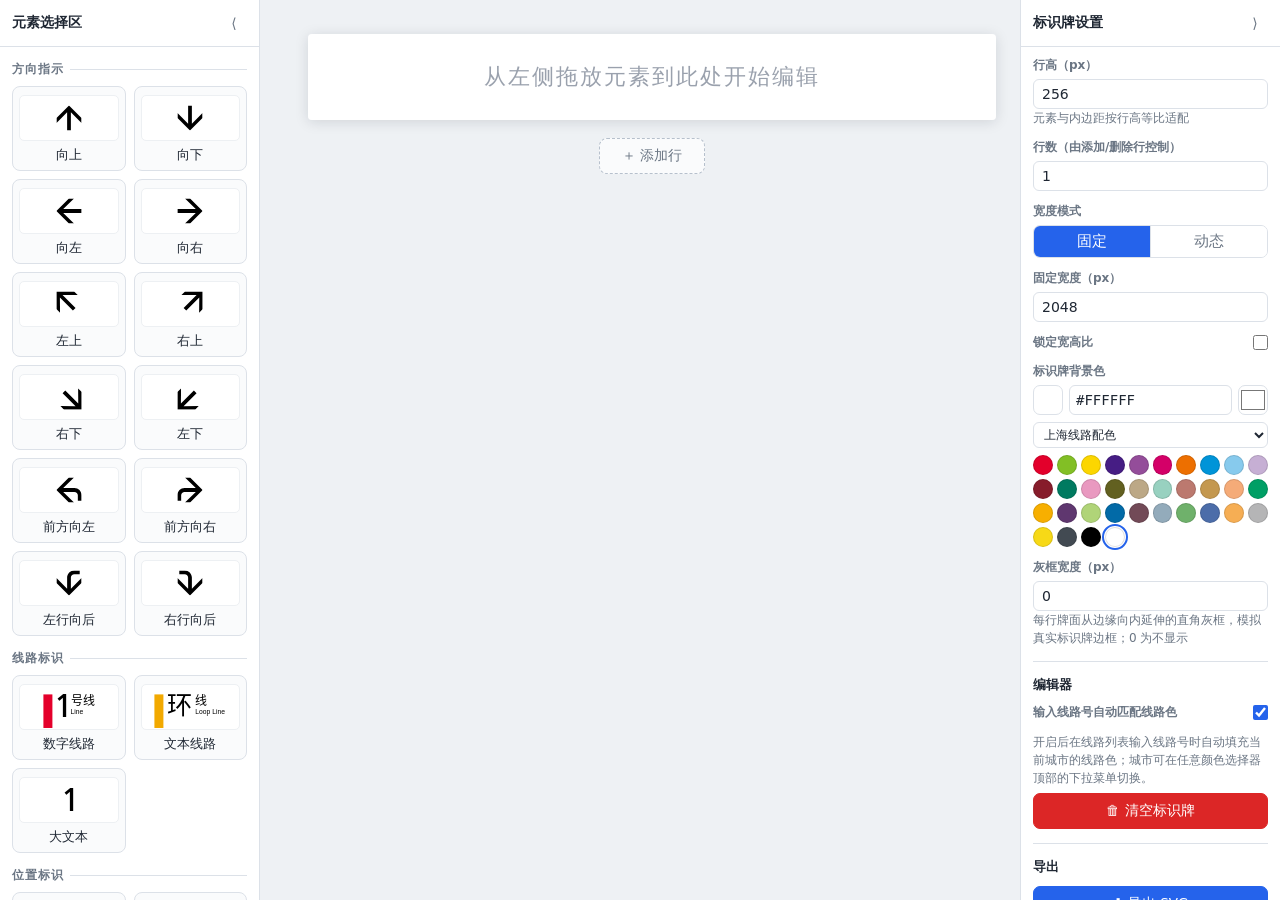
<file: index.html>
<!DOCTYPE html>
<html lang="zh-CN">
<head>
  <meta charset="UTF-8">
  <meta name="viewport" content="width=device-width, initial-scale=1.0">
  <title>导向标识生成器</title>
  <link rel="stylesheet" href="style.css">
</head>
<body>

  <!-- 字体加载指示 -->
  <div id="loading-overlay" hidden>
    <div class="loading-spinner"></div>
    <div id="loading-text">正在加载字体…</div>
  </div>

  <div id="app">

    <!-- ══ 左栏：元素选择区 ══ -->
    <aside id="left-panel" class="side-panel">
      <div class="panel-header">
        <span class="panel-title">元素选择区</span>
        <button class="icon-btn collapse-btn" id="left-collapse" title="收起元素选择区">⟨</button>
      </div>
      <div class="panel-body" id="palette">
        <!-- panel.js 填充：分类元素卡片 + 预设 -->
      </div>
    </aside>
    <button id="left-expander" class="expander" title="展开元素选择区" hidden>⟩</button>

    <!-- ══ 中栏：SVG 编辑区 ══ -->
    <main id="center-panel">
      <div id="canvas-scroll">
        <div id="canvas-area">
          <div id="canvas-wrap">
            <svg id="sign-svg" xmlns="http://www.w3.org/2000/svg"></svg>
            <div id="sign-overlay">
              <!-- interact.js 填充：行手柄/行按钮/拖放指示器 -->
            </div>
            <div id="empty-hint" hidden>从左侧拖放元素到此处开始编辑</div>
          </div>
          <!-- 移动端行管理条：interact.js 填充（行控件外置，不与牌面元素叠加） -->
          <div id="row-strip"></div>
          <button id="add-row-btn" title="在底部添加新行">＋ 添加行</button>
        </div>
      </div>
      <!-- 画布缩放徽标：仅移动布局显示，interact.js 更新倍率并接线复位 -->
      <button id="zoom-badge" title="当前缩放，点按复位">100%</button>
    </main>

    <!-- ══ 右栏：属性 / 导出 ══ -->
    <button id="right-expander" class="expander expander-right" title="展开属性面板" hidden>⟨</button>
    <aside id="right-panel" class="side-panel">
      <div class="panel-header">
        <span class="panel-title" id="right-panel-title">标识牌设置</span>
        <span style="display:flex;gap:2px">
          <button class="icon-btn" id="close-element-btn" title="关闭元素属性" hidden>✕</button>
          <button class="icon-btn collapse-btn" id="right-collapse" title="收起属性面板">⟩</button>
        </span>
      </div>
      <div class="panel-body" id="right-panel-body">
        <!-- panel.js 填充：标识牌设置 / 元素属性 / 预设预览 -->
      </div>
    </aside>

  </div>

  <!-- 通知与对话框 -->
  <div id="toasts"></div>
  <div id="modal-root"></div>

  <script src="js/core.js"></script>
  <script src="js/icons.js"></script>
  <script src="js/state.js"></script>
  <script src="js/render.js"></script>
  <script src="js/ui.js"></script>
  <script src="js/presets.js"></script>
  <script src="js/storage.js"></script>
  <script src="js/exporters.js"></script>
  <script src="js/panel.js"></script>
  <script src="js/interact.js"></script>
  <script src="js/main.js"></script>
</body>
</html>
</file>
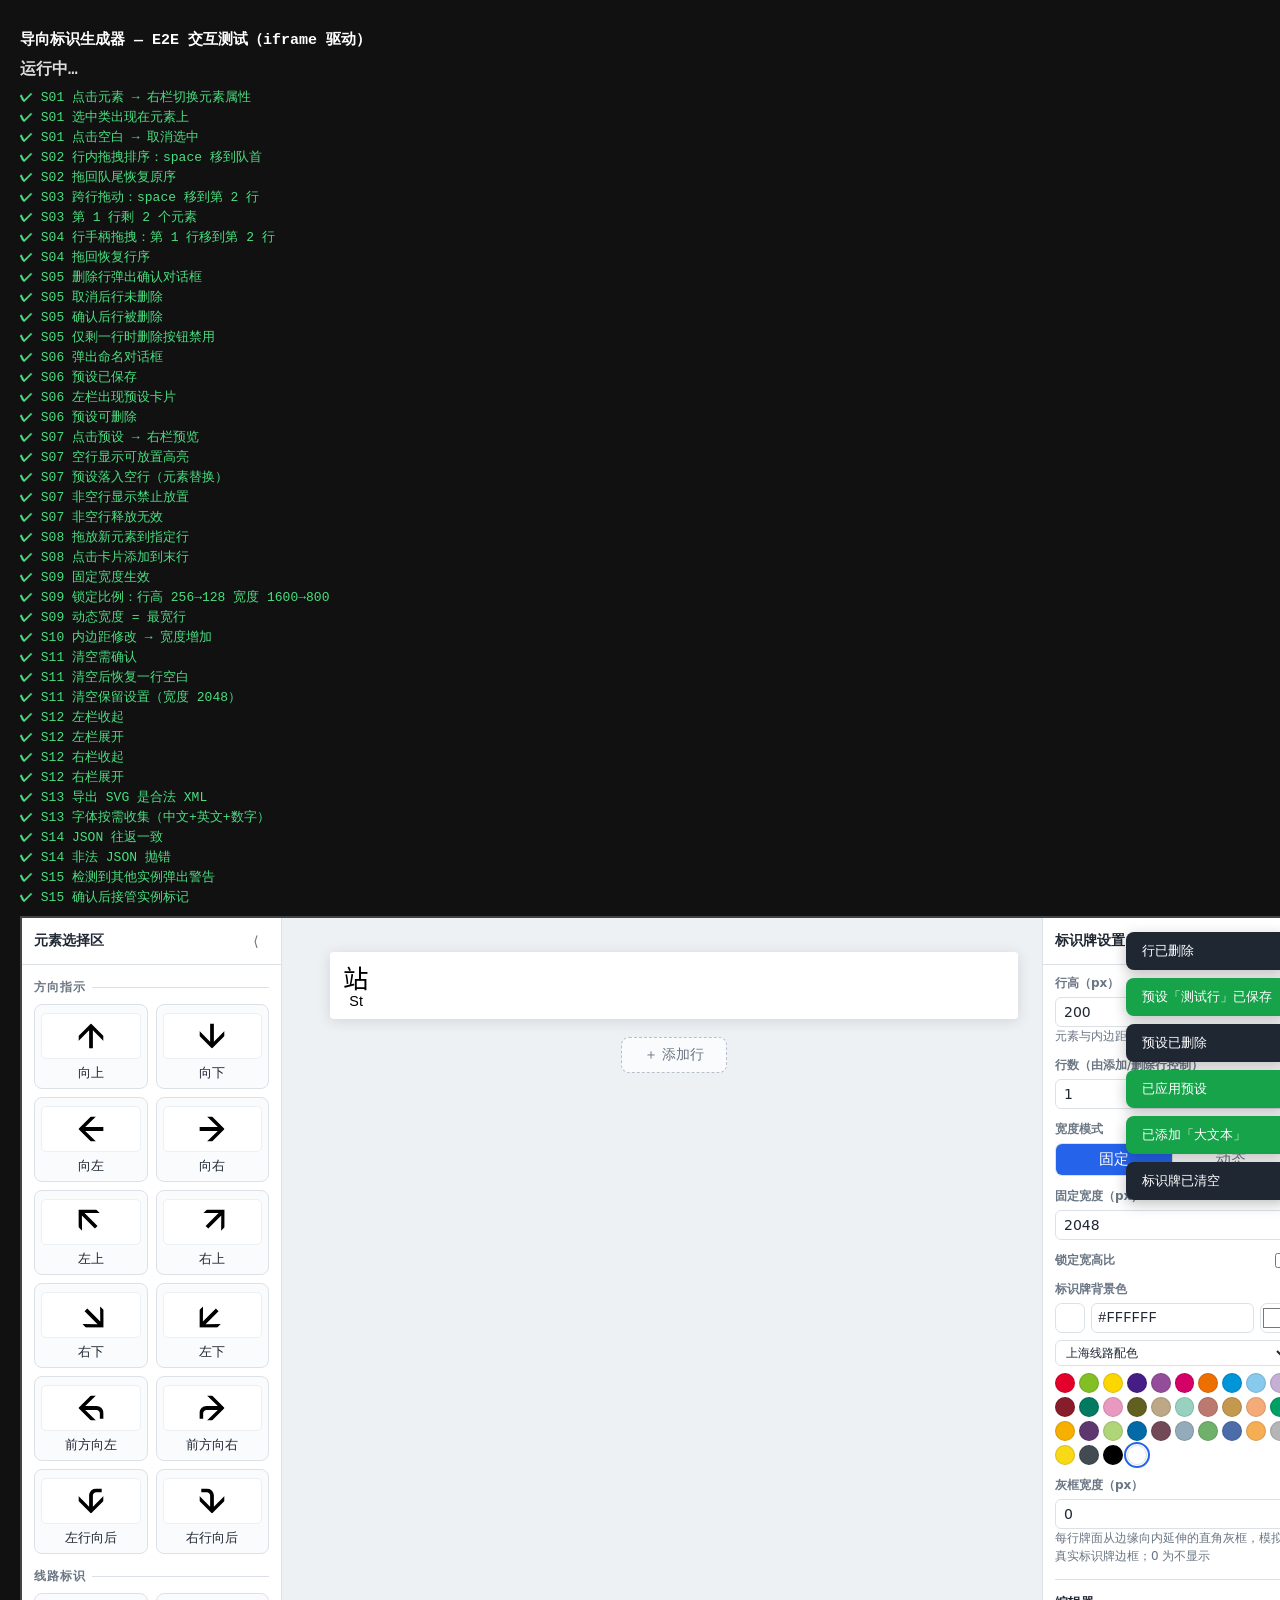
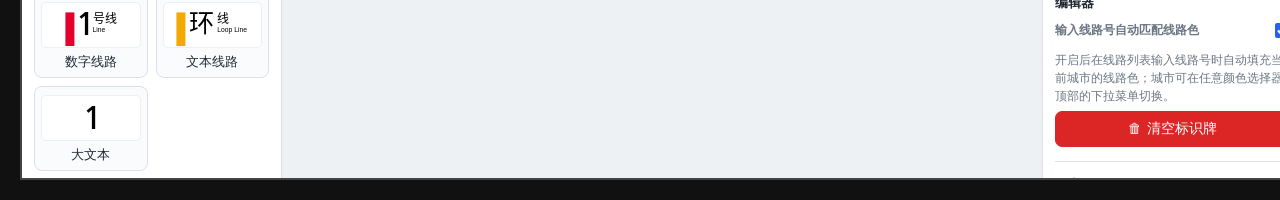
<file: e2e.html>
<!DOCTYPE html>
<html lang="zh-CN">
<head>
  <meta charset="UTF-8">
  <title>E2E 交互测试</title>
  <style>
    body { font-family: Consolas, monospace; background: #111; color: #ddd; padding: 12px; font-size: 13px; }
    h1 { font-size: 15px; color: #fff; }
    .case { margin: 2px 0; }
    .pass { color: #4ade80; } .fail { color: #f87171; }
    .detail { white-space: pre-wrap; margin-left: 2em; color: #fca5a5; }
    #summary { font-size: 16px; font-weight: bold; margin: 8px 0; }
    iframe { display: block; width: 1280px; height: 860px; border: 2px solid #444; margin-top: 10px; background: #fff; }
    button { font-size: 14px; padding: 6px 14px; }
  </style>
</head>
<body>
  <h1>导向标识生成器 — E2E 交互测试（iframe 驱动）</h1>
  <div id="summary">运行中…</div>
  <div id="results"></div>
  <iframe id="app-frame" src="index.html"></iframe>

  <script>
    // ─── 微型测试框架 ─────────────────────────────────────
    var results = [];
    var frame = document.getElementById('app-frame');

    function ok(name, cond, detail) {
      results.push({ name: name, pass: !!cond, detail: detail ? String(detail) : '' });
      var div = document.createElement('div');
      div.className = 'case ' + (cond ? 'pass' : 'fail');
      div.textContent = (cond ? '✔ ' : '✖ ') + name + (cond ? '' : '  —  ' + detail);
      document.getElementById('results').appendChild(div);
    }

    function $(sel) { return frame.contentDocument.querySelector(sel); }
    function $$(sel) { return Array.prototype.slice.call(frame.contentDocument.querySelectorAll(sel)); }
    function W() { return frame.contentWindow; }

    function rectOf(el) {
      var r = el.getBoundingClientRect();
      var fr = frame.getBoundingClientRect();
      return { x: r.left, y: r.top, w: r.width, h: r.height }; // iframe 内坐标即 client 坐标系
    }

    function mouse(type, target, x, y) {
      target.dispatchEvent(new MouseEvent(type, {
        clientX: x, clientY: y, bubbles: true, cancelable: true, button: 0,
      }));
    }

    /** 合成指针事件（interact.js 拖拽层监听 pointerdown/pointermove/pointerup） */
    function pointer(type, target, x, y, opts) {
      target.dispatchEvent(new PointerEvent(type, Object.assign({
        clientX: x, clientY: y, bubbles: true, cancelable: true, button: 0,
        pointerId: 1, pointerType: 'mouse', isPrimary: true,
      }, opts || {})));
    }

    /** 合成指针拖拽（应用监听 pointerdown 委托 + document pointermove/up） */
    function drag(fromEl, toPoint, opts) {
      var options = opts || {};
      var r = fromEl.getBoundingClientRect();
      var sx = options.fromX !== undefined ? options.fromX : r.left + r.width / 2;
      var sy = options.fromY !== undefined ? options.fromY : r.top + r.height / 2;
      pointer('pointerdown', fromEl, sx, sy);
      // 激活阈值 5px
      pointer('pointermove', W().document, sx + 8, sy + 4);
      var steps = 6;
      for (var i = 1; i <= steps; i++) {
        var x = sx + (toPoint.x - sx) * i / steps;
        var y = sy + (toPoint.y - sy) * i / steps;
        pointer('pointermove', W().document, x, y);
      }
      pointer('pointermove', W().document, toPoint.x, toPoint.y);
      pointer('pointerup', W().document, toPoint.x, toPoint.y);
    }

    /**
     * 对最顶层（最后 appended）的模态执行动作。
     * 模态回调（删除/保存等）在 Promise 微任务中执行，
     * 因此返回 Promise 并延迟一拍，调用方必须 await。
     */
    function modalAct(act) {
      var masks = $$('.modal-mask');
      var mask = masks[masks.length - 1];
      mask.querySelector('[data-act="' + act + '"]').click();
      return new Promise(function (r) { setTimeout(r, 30); });
    }

    function waitFor(condFn, timeout) {
      var deadline = Date.now() + (timeout || 1500);
      return new Promise(function (resolve) {
        function tick() {
          try { if (condFn()) { resolve(true); return; } } catch (e) { /* 继续等 */ }
          if (Date.now() > deadline) { resolve(false); return; }
          setTimeout(tick, 40);
        }
        tick();
      });
    }

    function runWhenReady(fn) {
      return new Promise(function (resolve, reject) {
        window.__checkCount = 0;
        window.__lastCheckState = 'init';
        function check() {
          window.__checkCount++;
          var w = W();
          try {
            if (!w.document) { window.__lastCheckState = 'no-doc'; setTimeout(check, 100); return; }
            var blocked = w.document.querySelector('.modal-mask [data-act="ok"]');
            if (blocked && (!w.App || !w.App.measure)) {
              window.__lastCheckState = 'blocked-modal';
              blocked.click();
              setTimeout(check, 100);
              return;
            }
            var ready = w.App && w.App.measure && w.App.state &&
              w.document.getElementById('loading-overlay') &&
              w.document.getElementById('loading-overlay').hidden;
            window.__lastCheckState = 'app=' + !!w.App + ' measure=' + !!w.App.measure +
              ' state=' + !!w.App.state + ' hidden=' + (w.document.getElementById('loading-overlay') || {}).hidden;
            if (ready) {
              setTimeout(function () {
                try { resolve(fn()); } catch (e) { reject(e); }
              }, 150);
            } else {
              setTimeout(check, 100);
            }
          } catch (e) {
            window.__lastCheckState = 'ERR: ' + e.message;
          }
        }
        check();
      });
    }

    // ─── 场景 ─────────────────────────────────────────────

    function setupScenario() {
      var w = W(), S = w.SignState;
      // 干净状态：一行
      w.App.update(function () {
        var s = S.createSign();
        var r1 = s.rows[0].id;
        s = S.addElement(s, r1, S.createElement('arrow', { direction: 'left' }));
        s = S.addElement(s, r1, S.createElement('bilingual-text', { textZh: '甲站', textEn: 'Station A' }));
        s = S.addElement(s, r1, S.createElement('space', { widthRatio: 0.5 }));
        s = S.addRow(s);
        s = S.addElement(s, s.rows[1].id, S.createElement('exit', { code: '3' }));
        localStorage.removeItem('sign-presets');
        return s;
      });
      // 编辑器偏好回到默认基线（存储与内存同步），保证场景间确定性
      w.App.prefs = { autoLineColor: true, paletteCity: 'shanghai' };
      localStorage.removeItem('sign-prefs');
      w.App.select(null);
      w.App.previewPreset(null);
      w.App.renderAll();
    }

    function s01_selectAndPanel() {
      var w = W();
      var g = $('#sign-svg g.element'); // 第一个元素 arrow
      var r = g.getBoundingClientRect();
      mouse('click', g.querySelector('.hitbox'), r.left + 10, r.top + 10);
      var title = $('#right-panel-title').textContent;
      ok('S01 点击元素 → 右栏切换元素属性', title === '元素属性', 'title=' + title);
      ok('S01 选中类出现在元素上', g.classList.contains('selected') || $('#sign-svg g.element.selected') !== null);
      // 取消选中：点击空白（sign-bg）
      mouse('click', $('#sign-svg .sign-bg'), 30, 30);
      ok('S01 点击空白 → 取消选中', w.App.selection.elementId === null && $('#right-panel-title').textContent === '标识牌设置');
    }

    function s02_elementDragReorder() {
      var w = W();
      var row0 = w.App.state.rows[0];
      var before = row0.elements.map(function (e) { return e.id; });
      var gs = $$('g.element[data-row-id="' + row0.id + '"]');
      var last = gs[gs.length - 1]; // space
      var first = gs[0];
      var fr = first.getBoundingClientRect();
      drag(last, { x: fr.left + 4, y: fr.top + fr.height / 2 });
      var after = w.App.state.rows[0].elements.map(function (e) { return e.id; });
      ok('S02 行内拖拽排序：space 移到队首', after[0] === before[2] && after[1] === before[0], 'after=' + after.join(',').slice(0, 40));
      // 拖回原位（队尾）
      var g2 = $$('g.element[data-row-id="' + row0.id + '"]')[0];
      var lastEl = $$('g.element[data-row-id="' + row0.id + '"]');
      var tail = lastEl[lastEl.length - 1].getBoundingClientRect();
      drag(g2, { x: tail.right - 4, y: tail.top + tail.height / 2 });
      var restored = w.App.state.rows[0].elements.map(function (e) { return e.id; });
      ok('S02 拖回队尾恢复原序', restored.join() === before.join());
    }

    function s03_crossRowDrag() {
      var w = W();
      var row0 = w.App.state.rows[0];
      var spaceId = row0.elements[2].id;
      var g = $('g.element[data-element-id="' + spaceId + '"]');
      var row2g = $$('g.element[data-row-id="' + w.App.state.rows[1].id + '"]');
      var target = row2g[row2g.length - 1].getBoundingClientRect();
      drag(g, { x: target.right - 4, y: target.top + target.height / 2 });
      var moved = w.SignState.findElement(w.App.state, spaceId);
      ok('S03 跨行拖动：space 移到第 2 行', moved.rowId === w.App.state.rows[1].id, 'rowId=' + moved.rowId);
      ok('S03 第 1 行剩 2 个元素', w.App.state.rows[0].elements.length === 2);
    }

    function s04_rowHandleDrag() {
      var w = W();
      var firstRowId = w.App.state.rows[0].id;
      var handle = $('.row-band[data-row-index="0"] .row-handle');
      var band1 = $('.row-band[data-row-index="1"]');
      var b1 = band1.getBoundingClientRect();
      drag(handle, { x: b1.left + 30, y: b1.top + b1.height * 0.75 }, { fromX: handle.getBoundingClientRect().left + 10 });
      ok('S04 行手柄拖拽：第 1 行移到第 2 行', w.App.state.rows[1].id === firstRowId);
      // 拖回去
      var handle2 = $('.row-band[data-row-index="1"] .row-handle');
      var band0 = $('.row-band[data-row-index="0"]');
      var b0 = band0.getBoundingClientRect();
      drag(handle2, { x: b0.left + 30, y: b0.top + 4 }, { fromX: handle2.getBoundingClientRect().left + 10 });
      ok('S04 拖回恢复行序', w.App.state.rows[0].id === firstRowId);
    }

    async function s05_deleteRowWithConfirm() {
      var w = W();
      var rowsBefore = w.App.state.rows.length;
      var del = $('.row-band[data-row-index="1"] .row-del');
      del.click();
      var modal = $('.modal-mask');
      ok('S05 删除行弹出确认对话框', !!modal);
      // 取消 → 不删
      await modalAct('cancel');
      ok('S05 取消后行未删除', w.App.state.rows.length === rowsBefore);
      // 再删 → 确定
      $('.row-band[data-row-index="1"] .row-del').click();
      await modalAct('ok');
      ok('S05 确认后行被删除', w.App.state.rows.length === rowsBefore - 1);
      // 最后一行不可删
      var lastDel = $('.row-band .row-del');
      ok('S05 仅剩一行时删除按钮禁用', lastDel.disabled === true);
    }

    async function s06_savePresetFlow() {
      var w = W();
      $('.row-band .row-actions button').click(); // 存为预设
      var input = $('.modal-input');
      ok('S06 弹出命名对话框', !!input);
      input.value = '测试行';
      await modalAct('ok');
      var presets = w.SignPresets.list();
      ok('S06 预设已保存', presets.length === 1 && presets[0].name === '测试行');
      ok('S06 左栏出现预设卡片', $$('.preset-card').length === 1 && $$('.preset-card .preset-thumb svg').length === 1);
      // 删除预设（卡片 ✕）
      $('.preset-delete').click();
      await modalAct('ok');
      ok('S06 预设可删除', w.SignPresets.list().length === 0);
    }

    function s07_presetPreviewAndDrop() {
      var w = W(), S = w.SignState, P = w.SignPresets;
      // 重新存一个预设
      P.save('落牌预设', [S.createElement('arrow', { direction: 'up' }), S.createElement('space', { widthRatio: 0.3 })]);
      w.App.renderAll();
      // 点击卡片 → 预览面板
      $$('.preset-card')[0].click();
      ok('S07 点击预设 → 右栏预览', $('#right-panel-title').textContent === '预设预览');
      w.App.previewPreset(null);

      // HTML5 拖放到空行（构造 DataTransfer 派发 dragover/drop）
      var dataTransfer = new w.DataTransfer();
      dataTransfer.setData(w.SignInteract.MIME_PRESET, JSON.stringify({ kind: 'preset', id: P.list()[0].id }));
      var wrap = $('#canvas-wrap');
      // 目标：添加一个空行并放入
      w.App.update(S.addRow);
      var emptyRowIndex = w.App.state.rows.length - 1;
      var band = $('.row-band[data-row-index="' + emptyRowIndex + '"]');
      var br = band.getBoundingClientRect();
      var ev1 = new w.DragEvent('dragover', { dataTransfer: dataTransfer, clientX: br.left + 100, clientY: br.top + br.height / 2, bubbles: true, cancelable: true });
      wrap.dispatchEvent(ev1);
      ok('S07 空行显示可放置高亮', band.classList.contains('drop-ok'));
      var ev2 = new w.DragEvent('drop', { dataTransfer: dataTransfer, clientX: br.left + 100, clientY: br.top + br.height / 2, bubbles: true, cancelable: true });
      wrap.dispatchEvent(ev2);
      var target = w.App.state.rows[emptyRowIndex];
      ok('S07 预设落入空行（元素替换）', target.elements.length === 2 && target.elements[0].props.direction === 'up',
        'len=' + target.elements.length);

      // 有元素的行 → drop-invalid 且不替换
      var dataTransfer2 = new w.DataTransfer();
      dataTransfer2.setData(w.SignInteract.MIME_PRESET, JSON.stringify({ kind: 'preset', id: P.list()[0].id }));
      var band0 = $('.row-band[data-row-index="0"]');
      var b0 = band0.getBoundingClientRect();
      wrap.dispatchEvent(new w.DragEvent('dragover', { dataTransfer: dataTransfer2, clientX: b0.left + 100, clientY: b0.top + b0.height / 2, bubbles: true, cancelable: true }));
      ok('S07 非空行显示禁止放置', band0.classList.contains('drop-invalid'));
      var row0Before = w.App.state.rows[0].elements.map(function (e) { return e.id; });
      wrap.dispatchEvent(new w.DragEvent('drop', { dataTransfer: dataTransfer2, clientX: b0.left + 100, clientY: b0.top + b0.height / 2, bubbles: true, cancelable: true }));
      ok('S07 非空行释放无效', w.App.state.rows[0].elements.map(function (e) { return e.id; }).join() === row0Before.join());
      localStorage.removeItem('sign-presets');
    }

    function s08_paletteDropNewElement() {
      var w = W();
      var dataTransfer = new w.DataTransfer();
      dataTransfer.setData(w.SignInteract.MIME_NEW, JSON.stringify({ kind: 'new', type: 'big-number' }));
      var wrap = $('#canvas-wrap');
      var band = $('.row-band[data-row-index="0"]');
      var br = band.getBoundingClientRect();
      wrap.dispatchEvent(new w.DragEvent('dragover', { dataTransfer: dataTransfer, clientX: br.left + 400, clientY: br.top + br.height / 2, bubbles: true, cancelable: true }));
      wrap.dispatchEvent(new w.DragEvent('drop', { dataTransfer: dataTransfer, clientX: br.left + 400, clientY: br.top + br.height / 2, bubbles: true, cancelable: true }));
      var row0 = w.App.state.rows[0];
      ok('S08 拖放新元素到指定行', row0.elements[row0.elements.length - 1].type === 'big-number');
      // 卡片点击 → 加到末行
      var lastRowBefore = w.App.state.rows[w.App.state.rows.length - 1].elements.length;
      $$('.palette-card').filter(function (c) { return c.textContent.indexOf('大文本') !== -1; })[0].click();
      ok('S08 点击卡片添加到末行', w.App.state.rows[w.App.state.rows.length - 1].elements.length === lastRowBefore + 1);
    }

    function s09_settingsAndAspectLock() {
      var w = W(), S = w.SignState;
      // 固定宽度改窄
      w.App.update(function (st) { return S.updateSignSettings(st, { width: 1600 }); });
      ok('S09 固定宽度生效', w.App.layout.width === 1600);
      // 锁定宽高比后改行高 → 宽度等比
      w.App.update(function (st) { return S.updateSignSettings(st, { aspectLocked: true, rowHeight: 128 }); });
      ok('S09 锁定比例：行高 256→128 宽度 1600→800', w.App.state.width === 800 && w.App.state.rowHeight === 128,
        'w=' + w.App.state.width + ' h=' + w.App.state.rowHeight);
      // 动态宽度
      w.App.update(function (st) { return S.updateSignSettings(st, { widthMode: 'dynamic', aspectLocked: false, rowHeight: 200 }); });
      var dynamicW = w.App.layout.width;
      ok('S09 动态宽度 = 最宽行', dynamicW === Math.max.apply(null, w.App.state.rows.map(function (r) {
        return w.SignRender.computeRowWidth(r, 200, w.App.measure);
      }).concat([200])), 'w=' + dynamicW);
      w.App.update(function (st) { return S.updateSignSettings(st, { widthMode: 'fixed', width: 2048 }); });
    }

    function s10_paddingEdit() {
      var w = W(), S = w.SignState;
      var el = w.App.state.rows[0].elements[0];
      var before = w.SignRender.computeElementWidth(el, w.App.state.rowHeight, w.App.measure);
      w.App.update(function (st) { return S.updateElementProps(st, el.id, { padding: { right: 0.4 } }); });
      var after = w.SignRender.computeElementWidth(w.SignState.findElement(w.App.state, el.id).element, w.App.state.rowHeight, w.App.measure);
      ok('S10 内边距修改 → 宽度增加', after > before, before + '→' + after);
    }

    async function s11_clearSign() {
      var w = W();
      // 触发 UI 按钮
      var btns = $$('#right-panel-body .btn');
      var clearBtn = btns.filter(function (b) { return b.textContent.indexOf('清空标识牌') !== -1; })[0];
      w.App.select(null);
      clearBtn = $$('#right-panel-body .btn').filter(function (b) { return b.textContent.indexOf('清空标识牌') !== -1; })[0];
      clearBtn.click();
      var modal = $('.modal-mask');
      ok('S11 清空需确认', !!modal);
      await modalAct('ok');
      ok('S11 清空后恢复一行空白', w.App.state.rows.length === 1 && w.App.state.rows[0].elements.length === 0);
      ok('S11 清空保留设置（宽度 2048）', w.App.state.width === 2048);
    }

    function s12_panelsCollapse() {
      var w = W();
      $('#left-collapse').click();
      ok('S12 左栏收起', $('#left-panel').classList.contains('collapsed') && $('#left-expander').hidden === false);
      $('#left-expander').click();
      ok('S12 左栏展开', !$('#left-panel').classList.contains('collapsed') && $('#left-expander').hidden === true);
      $('#right-collapse').click();
      ok('S12 右栏收起', $('#right-panel').classList.contains('collapsed'));
      $('#right-expander').click();
      ok('S12 右栏展开', !$('#right-panel').classList.contains('collapsed'));
    }

    function s13_exporters() {
      var w = W();
      var s = w.App.state;
      var str = w.SignExporters.buildExportSVGString(s, w.App.measure, {});
      ok('S13 导出 SVG 是合法 XML', str.indexOf('<?xml') === 0 && new w.DOMParser().parseFromString(str, 'image/svg+xml').querySelector('parsererror') === null);
      // 字体收集
      w.App.update(function (st) {
        var S = w.SignState;
        st = S.addElement(st, st.rows[0].id, S.createElement('bilingual-text', { textZh: '站', textEn: 'St' }));
        return st;
      });
      var used = w.SignExporters.collectUsedFonts(w.App.state);
      ok('S13 字体按需收集（中文+英文+数字）', used.zh400 && used.en400, JSON.stringify(used));
    }

    function s14_jsonRoundtrip() {
      var w = W();
      var json = w.SignState.serializeSign(w.App.state);
      var back = w.SignState.deserializeSign(json);
      ok('S14 JSON 往返一致', JSON.stringify(back) === JSON.stringify(w.App.state));
      var bad = false;
      try { w.SignState.deserializeSign('{{{'); } catch (e) { bad = true; }
      ok('S14 非法 JSON 抛错', bad);
    }

    async function s15_instanceGuard() {
      var w = W();
      // 伪造其他活跃实例
      w.localStorage.setItem('sign-instance', JSON.stringify({ id: 'other', ts: Date.now() }));
      w.SignStorage.setupInstanceGuard();
      var masks = $$('.modal-mask');
      var modal = masks[masks.length - 1];
      ok('S15 检测到其他实例弹出警告', !!modal && modal.textContent.indexOf('已有运行中的编辑器实例') !== -1);
      await modalAct('ok');
      var inst = JSON.parse(w.localStorage.getItem('sign-instance'));
      ok('S15 确认后接管实例标记', inst.id !== 'other');
    }

    async function s16_autosavePresent() {
      var w = W();
      // 自动保存防抖 500ms：等待落盘而非立即断言，消除快速机器上的竞态
      var saved = await waitFor(function () { return !!w.localStorage.getItem('sign-autosave'); });
      ok('S16 自动保存存档存在', saved);
    }

    // ─── 回归：属性面板编辑与对齐渲染 ─────────────────────

    /** 面板里模拟键入：设值并派发 input + change 事件（数字输入框监听 change） */
    function typeInto(input, value) {
      input.focus();
      input.value = value;
      input.dispatchEvent(new (W().Event)('input', { bubbles: true }));
      input.dispatchEvent(new (W().Event)('change', { bubbles: true }));
    }

    function s17_numberLineEditKeepsValue() {
      var w = W(), S = w.SignState;
      var el = S.createElement('number-line', {
        lines: [{ number: '1', color: '#E3002B' }, { number: '2', color: '#82BF25' }],
      });
      w.App.update(function (st) { return S.addElement(st, st.rows[0].id, el); });
      w.App.select(el.id);
      var inputs = $$('#right-panel-body .lines-editor .le-number');
      ok('S17 两条线路各有编号输入框', inputs.length === 2, 'n=' + inputs.length);
      typeInto(inputs[0], '3');
      var st = w.SignState.findElement(w.App.state, el.id).element;
      ok('S17 输入 3 → 状态更新', st.props.lines[0].number === '3',
        'lines=' + st.props.lines.map(function (l) { return l.number; }).join(','));
      // 焦点切到另一处继续输入 → 之前的修改不得回跳到默认值
      typeInto(inputs[1], '5');
      st = w.SignState.findElement(w.App.state, el.id).element;
      ok('S17 他处输入后原修改保持（状态）',
        st.props.lines[0].number === '3' && st.props.lines[1].number === '5',
        'lines=' + st.props.lines.map(function (l) { return l.number; }).join(','));
      ok('S17 他处输入后原修改保持（显示）', inputs[0].value === '3', 'val=' + inputs[0].value);
      // 输入命中上海线路表 → 自动预填线路色并同步到色板显示
      var cp = $('#right-panel-body .line-entry .cp-current');
      ok('S17 线路色自动匹配并同步显示', /rgb\(252,\s*214,\s*0\)/i.test(cp.style.background),
        'bg=' + cp.style.background);
      w.App.select(null);
    }

    function s18_bilingualPanelKeepsEdits() {
      var w = W(), S = w.SignState;
      var el = S.createElement('bilingual-text', { textZh: '站名', textEn: 'Station' });
      w.App.update(function (st) { return S.addElement(st, st.rows[0].id, el); });
      w.App.select(el.id);
      var zh = $('#right-panel-body input[placeholder="中文文本"]');
      var en = $('#right-panel-body input[placeholder="English text"]');
      typeInto(zh, '人民广场');
      typeInto(en, 'Peoples Square');
      ok('S18 中文输入不因切换输入框回滚', zh.value === '人民广场', 'val=' + zh.value);
      var st = w.SignState.findElement(w.App.state, el.id).element;
      ok('S18 状态双语均更新', st.props.textZh === '人民广场' && st.props.textEn === 'Peoples Square');
      // 对齐分段按钮应立即反映状态（无需刷新重建面板）
      var btns = $$('#right-panel-body .seg-group button');
      var rightBtn = btns.filter(function (b) { return b.textContent === '右对齐'; })[0];
      var leftBtn = btns.filter(function (b) { return b.textContent === '左对齐'; })[0];
      rightBtn.click();
      ok('S18 右对齐按钮立即激活', rightBtn.classList.contains('active'));
      ok('S18 左对齐按钮取消激活', !leftBtn.classList.contains('active'));
      st = w.SignState.findElement(w.App.state, el.id).element;
      ok('S18 状态 align=right', st.props.align === 'right', 'align=' + st.props.align);
    }

    function s19_bilingualAlignInsideBox() {
      var w = W(), S = w.SignState;
      // s18 留下的选中元素：人民广场 / Peoples Square，align=right
      var sel = $('#sign-svg g.element.selected');
      var elId = sel.getAttribute('data-element-id');
      var el = S.findElement(w.App.state, elId).element;

      function textEdges() {
        sel = $('#sign-svg g.element.selected'); // 重渲染后节点重建，需重新查询
        var box = sel.querySelector('.hitbox').getBoundingClientRect();
        var minLeft = Infinity, maxRight = -Infinity;
        $$('g.element.selected > text').forEach(function (t) {
          var r = t.getBoundingClientRect();
          minLeft = Math.min(minLeft, r.left);
          maxRight = Math.max(maxRight, r.right);
        });
        return { box: box, minLeft: minLeft, maxRight: maxRight };
      }

      var e = textEdges();
      ok('S19 右对齐文本不超出虚线框', e.maxRight <= e.box.right + 1,
        '右缘超出 ' + (e.maxRight - e.box.right) + 'px');
      var padR = el.props.padding.right * w.App.state.rowHeight;
      ok('S19 右对齐文本贴内容右缘', e.maxRight >= e.box.right - padR - 2,
        '距内容右缘 ' + (e.box.right - padR - e.maxRight) + 'px');

      w.App.update(function (st) { return S.updateElementProps(st, elId, { align: 'center' }); });
      e = textEdges();
      ok('S19 居中不越界（右）', e.maxRight <= e.box.right + 1, '超出 ' + (e.maxRight - e.box.right) + 'px');
      ok('S19 居中不越界（左）', e.minLeft >= e.box.left - 1, '左缘差 ' + (e.box.left - e.minLeft) + 'px');
      w.App.select(null);
    }

    // ─── 回归：设置面板回显 / 内边距上限 / 元素对齐 ─────────

    function s20_widthModeEchoAndPadding() {
      var w = W(), S = w.SignState;
      // 宽度模式切换立即回显（回归：签名含 widthMode 导致重建后无选中）
      var btns = $$('#right-panel-body .seg-group button');
      var fixedBtn = btns.filter(function (b) { return b.textContent === '固定'; })[0];
      var dynamicBtn = btns.filter(function (b) { return b.textContent === '动态'; })[0];
      ok('S20 初始固定高亮', fixedBtn.classList.contains('active'));
      dynamicBtn.click();
      ok('S20 切动态立即回显', dynamicBtn.classList.contains('active') && !fixedBtn.classList.contains('active'),
        'fixed=' + fixedBtn.classList.contains('active') + ' dynamic=' + dynamicBtn.classList.contains('active'));
      fixedBtn.click();
      ok('S20 切回固定立即回显', fixedBtn.classList.contains('active') && !dynamicBtn.classList.contains('active'));
      // 左右内边距可 >1，上下仍 ≤1
      var el = S.createElement('big-number', { text: '4' });
      w.App.update(function (st) { return S.addElement(st, st.rows[0].id, el); });
      w.App.select(el.id);
      typeInto($('#right-panel-body input[title="左内边距"]'), '1.5');
      var st = w.SignState.findElement(w.App.state, el.id).element;
      ok('S20 左内边距可 >1', st.props.padding.left === 1.5, 'left=' + st.props.padding.left);
      typeInto($('#right-panel-body input[title="上内边距"]'), '1.5');
      st = w.SignState.findElement(w.App.state, el.id).element;
      ok('S20 上内边距仍 ≤1', st.props.padding.top === 1, 'top=' + st.props.padding.top);
      w.App.select(null);
    }

    function s21_elementAlignLanes() {
      var w = W(), S = w.SignState;
      w.App.update(function (st) {
        st = S.updateSignSettings(st, { width: 1000, rowHeight: 100 });
        st = S.clearSign(st);
        var r = st.rows[0].id;
        st = S.addElement(st, r, S.createElement('space', { widthRatio: 0.2 }));  // 20 贴左
        st = S.addElement(st, r, S.createElement('space', { widthRatio: 0.3, elementAlign: 'center' })); // 30
        st = S.addElement(st, r, S.createElement('space', { widthRatio: 0.1, elementAlign: 'right' }));  // 10
        return st;
      });
      var slots = w.App.layout.rows[0].elements;
      ok('S21 左对齐贴左', slots[0].x === 0, 'x=' + slots[0].x);
      ok('S21 居中成组', Math.abs(slots[1].x - (1000 - 30) / 2) < 0.5, 'x=' + slots[1].x);
      ok('S21 贴右贴右缘', Math.abs(slots[2].x - (1000 - 10)) < 0.5, 'x=' + slots[2].x);
      // 面板出现元素对齐控件且可切换
      var g = $('#sign-svg g.element');
      var r0 = g.getBoundingClientRect();
      mouse('click', g.querySelector('.hitbox'), r0.left + 10, r0.top + 10);
      var alignBtns = $$('#right-panel-body .seg-group button').filter(function (b) {
        return ['贴左', '居中', '贴右'].indexOf(b.textContent) !== -1;
      });
      ok('S21 固定宽度显示元素对齐', alignBtns.length === 3, 'n=' + alignBtns.length +
        ' widthMode=' + w.App.state.widthMode + ' sel=' + !!w.App.selection.elementId +
        ' panel=' + $('#right-panel-title').textContent +
        ' btns=' + $$('#right-panel-body .seg-group button').map(function (b) { return b.textContent; }).join(','));
      alignBtns.filter(function (b) { return b.textContent === '贴右'; })[0].click();
      var st = w.SignState.findElement(w.App.state, w.App.state.rows[0].elements[0].id).element;
      ok('S21 元素对齐贴右生效', st.props.elementAlign === 'right');
      w.App.select(null);
      // 动态宽度：不显示元素对齐控件，布局整体左起
      w.App.update(function (st2) { return S.updateSignSettings(st2, { widthMode: 'dynamic' }); });
      var g2 = $('#sign-svg g.element');
      var r1 = g2.getBoundingClientRect();
      mouse('click', g2.querySelector('.hitbox'), r1.left + 10, r1.top + 10);
      var alignBtns2 = $$('#right-panel-body .seg-group button').filter(function (b) {
        return ['贴左', '居中', '贴右'].indexOf(b.textContent) !== -1;
      });
      ok('S21 动态宽度不显示元素对齐', alignBtns2.length === 0, 'n=' + alignBtns2.length);
      ok('S21 动态宽度布局左起', w.App.layout.rows[0].elements[1].x === 20);
      w.App.select(null);
      // 还原固定模式供后续场景使用
      w.App.update(function (st2) { return S.updateSignSettings(st2, { widthMode: 'fixed' }); });
    }

    function s22_arrowDiagonals() {
      var w = W(), S = w.SignState;
      var el = S.createElement('arrow', { direction: 'left-up' });
      w.App.update(function (st) { return S.addElement(st, st.rows[0].id, el); });
      // 面板八向按钮
      w.App.select(el.id);
      var dirBtns = $$('#right-panel-body .seg-group button').filter(function (b) {
        return ['←', '↖', '↑', '↗', '→', '↘', '↓', '↙'].indexOf(b.textContent) !== -1;
      });
      ok('S22 方向面板八向', dirBtns.length === 8, 'n=' + dirBtns.length);
      var se = $$('g.element.selected polygon');
      ok('S22 斜向箭头渲染 3 个 polygon', se.length === 3, 'n=' + se.length);
      dirBtns.filter(function (b) { return b.textContent === '↘'; })[0].click();
      var st = w.SignState.findElement(w.App.state, el.id).element;
      ok('S22 切换右下方向生效', st.props.direction === 'right-down');
      w.App.select(null);
    }

    function s23_iconElement() {
      var w = W();
      // 左栏「方向指示」含 12 种方向图标卡片
      var dirCards = $$('.palette-card .card-name').filter(function (n) {
        return ['向上', '前方向左', '左行向后'].indexOf(n.textContent) !== -1;
      });
      ok('S23 方向图标卡片在左栏', dirCards.length === 3, 'n=' + dirCards.length);
      // 「服务图标」卡片 → 添加图标元素
      $$('.palette-card').filter(function (c) { return c.textContent.indexOf('图标') !== -1 && c.textContent.indexOf('方向') === -1; })[0].click();
      var row0 = w.App.state.rows[0];
      var last = row0.elements[row0.elements.length - 1];
      ok('S23 图标元素已添加', last.type === 'icon');
      w.App.select(last.id);
      var iconBtns = $$('#right-panel-body .icon-pick');
      ok('S23 图标选择器仅列服务设施', iconBtns.length === 17, 'n=' + iconBtns.length);
      var active = iconBtns.filter(function (b) { return b.classList.contains('active'); });
      ok('S23 当前图标高亮', active.length === 1, 'n=' + active.length);
      var stairsBtn = iconBtns.filter(function (b) { return b.title === '楼梯'; })[0];
      stairsBtn.click();
      var st = w.SignState.findElement(w.App.state, last.id).element;
      ok('S23 切换图标生效', st.props.icon === 'stairs');
      var svg = $('#sign-svg g.element.selected svg');
      ok('S23 画布渲染嵌套图标 svg', !!svg);
      // 图标元素背景色：面板提供「元素背景色」选择器，点出口黄后状态与画布同步
      var S23 = w.SignState;
      var pickers23 = $$('#right-panel-body .color-picker');
      var bgPicker23 = pickers23[pickers23.length - 1];
      var exitSwatch = bgPicker23 ? Array.prototype.slice.call(bgPicker23.querySelectorAll('.cp-swatch')).filter(function (b) {
        return b.title === '出口黄';
      })[0] : null;
      ok('S23 图标面板提供元素背景色选择器（含出口黄色板）', !!exitSwatch);
      if (exitSwatch) {
        exitSwatch.click();
        var stIcon = S23.findElement(w.App.state, last.id).element;
        ok('S23 点击出口黄 → 背景色写入状态', stIcon.props.backgroundColor === '#F7D917',
          'bg=' + stIcon.props.backgroundColor);
        var bgRect = $('#sign-svg g.element[data-element-id="' + last.id + '"] > rect');
        ok('S23 画布渲染元素背景矩形', bgRect && bgRect.getAttribute('fill') === '#F7D917',
          bgRect ? bgRect.getAttribute('fill') : 'no rect');
      }
      // 添加一个方向图标元素并改向
      $$('.palette-card .card-name').filter(function (n) { return n.textContent === '前方向左'; })[0]
        .parentNode.click();
      var dirEl = w.App.state.rows[0].elements[w.App.state.rows[0].elements.length - 1];
      ok('S23 方向图标元素为 icon 类型', dirEl.type === 'icon' && dirEl.props.icon === 'arrow_ahead_left',
        dirEl.props.icon);
      // 方向图标元素的选择器显示 12 向箭头（而非服务设施）
      w.App.select(dirEl.id);
      var dirBtns = $$('#right-panel-body .icon-pick');
      ok('S23 方向图标选择器显示 12 向', dirBtns.length === 12, 'n=' + dirBtns.length);
      w.App.select(null);
    }

    function s24_textLineNameSink() {
      var w = W(), S = w.SignState;
      var el = S.createElement('text-line', { text: '机场联络线', textEn: 'Airport Link Line' });
      w.App.update(function (st) { return S.addElement(st, st.rows[0].id, el); });
      w.App.select(el.id);
      function texts() {
        return $('#sign-svg g.element[data-element-id="' + el.id + '"]').querySelectorAll('text');
      }
      var cb = $$('#right-panel-body input[type="checkbox"]')[0];
      ok('S24 下沉复选框默认勾选', !!cb && cb.checked);
      // 沉排大字逐字绘制：字符数 + 「线」+ 英文名
      ok('S24 下沉渲染含「线」后缀', texts().length === 7 &&
        Array.prototype.some.call(texts(), t => t.textContent === '线'),
        'n=' + texts().length);
      cb.click();
      var st = S.findElement(w.App.state, el.id).element;
      ok('S24 关闭后状态 nameSink=false', st.props.nameSink === false);
      ok('S24 关闭后复选框回显未勾选', !cb.checked);
      var flat = texts();
      ok('S24 平铺渲染无「线」后缀',
        flat.length === 2 && flat[0].textContent === '机场联络线' && flat[1].textContent === 'Airport Link Line',
        'n=' + flat.length);
      cb.click();
      st = S.findElement(w.App.state, el.id).element;
      ok('S24 重新勾选恢复大字渲染',
        st.props.nameSink === true && texts().length === 7, 'n=' + texts().length);
      w.App.select(null);
    }

    function s25_paletteCityAndAutoColor() {
      var w = W(), S = w.SignState;
      function autoChecked() {
        var f = $$('#right-panel-body .field-inline').filter(function (f) {
          return f.textContent.indexOf('自动匹配线路色') !== -1;
        })[0];
        return f ? f.querySelector('input') : null;
      }
      function setCity(v) {
        var sel = $('#right-panel-body .cp-city-select');
        sel.value = v;
        sel.dispatchEvent(new (W().Event)('change', { bubbles: true }));
      }
      // ─ 设置面板：编辑器节出现自动配色开关（默认开）
      w.App.select(null);
      var autoCb = autoChecked();
      ok('S25 设置面板有自动配色开关且默认开启', !!autoCb && autoCb.checked);

      // ─ 数字线路：输入命中当前城市（初始上海）线路色
      var el = S.createElement('number-line', { lines: [{ number: '', color: '#424A52' }] });
      w.App.update(function (st) { return S.addElement(st, st.rows[0].id, el); });
      w.App.select(el.id);
      function typeLineNo(v) {
        typeInto($$('#right-panel-body .lines-editor .le-number')[0], v);
      }
      typeLineNo('3');
      var st = S.findElement(w.App.state, el.id).element;
      ok('S25 输入 3 自动命中上海线路色', st.props.lines[0].color === '#FCD600',
        'color=' + st.props.lines[0].color);

      // ─ 选色板城市下拉切换（元素面板内任一选择器），自动配色跟随城市
      setCity('chongqing');
      var pickers = $$('#right-panel-body .color-picker');
      ok('S25 切重庆后面板全部选色板同步重建',
        pickers.length > 0 && pickers.every(function (p) {
          return p.querySelectorAll('.cp-swatch').length === 29;
        }),
        'n=' + pickers.map(function (p) { return p.querySelectorAll('.cp-swatch').length; }).join(','));
      ok('S25 重庆色板含合并的潘通2935C蓝',
        $$('#right-panel-body .cp-swatch').some(function (b) { return b.title === '潘通2935C蓝'; }));
      ok('S25 其他选择器下拉回显同步', $$('#right-panel-body .cp-city-select')
        .every(function (s) { return s.value === 'chongqing'; }));
      typeLineNo('10');
      st = S.findElement(w.App.state, el.id).element;
      ok('S25 输入 10 自动命中重庆线路色（潘通2935C 前的 5F249F）',
        st.props.lines[0].color === '#5F249F', 'color=' + st.props.lines[0].color);

      // ─ 关闭开关：只改号不改色
      w.App.select(null);
      autoCb = autoChecked();
      autoCb.click();
      w.App.select(el.id);
      typeLineNo('2');
      st = S.findElement(w.App.state, el.id).element;
      ok('S25 关闭开关后输入 2 颜色保持不变',
        st.props.lines[0].number === '2' && st.props.lines[0].color === '#5F249F',
        'color=' + st.props.lines[0].color);

      // ─ 恢复默认偏好，避免污染同源存储的编辑器
      w.App.select(null);
      autoCb = autoChecked();
      autoCb.click();
      setCity('shanghai');
      ok('S25 偏好恢复默认（开关开 + 上海）',
        w.App.prefs.autoLineColor === true && w.App.prefs.paletteCity === 'shanghai');
      w.App.select(null);
    }

    function s26_contentAlignRight() {
      var w = W(), S = w.SignState;
      // 数字线路：默认左对齐 → 右对齐后色块换边、仅渲染第 1 条线路
      var el = S.createElement('number-line', {
        lines: [{ number: '4', color: '#E3002B' }, { number: '9', color: '#FCD600' }],
      });
      w.App.update(function (st) { return S.addElement(st, st.rows[0].id, el); });
      w.App.select(el.id);
      function elNode(id) {
        return $('#sign-svg g.element[data-element-id="' + id + '"]');
      }
      function stripeX(id) {
        return parseFloat(elNode(id).querySelector('rect').getAttribute('x'));
      }
      function digitX(id) {
        return parseFloat(elNode(id).querySelector('text').getAttribute('x'));
      }
      var btns = $$('#right-panel-body .seg-group button').filter(function (b) {
        return b.textContent === '左对齐' || b.textContent === '右对齐'; // 区别于「元素对齐」分段组
      });
      ok('S26 对齐分段按钮出现（左/右）', btns.length === 2, 'n=' + btns.length);
      ok('S26 默认左对齐：色条在编号左侧', stripeX(el.id) < digitX(el.id));
      btns.filter(function (b) { return b.textContent === '右对齐'; })[0].click();
      var st = S.findElement(w.App.state, el.id).element;
      ok('S26 状态 align=right', st.props.align === 'right');
      ok('S26 右对齐色条移到编号右侧', stripeX(el.id) > digitX(el.id));
      ok('S26 右对齐仅渲染第 1 条线路',
        elNode(el.id).querySelectorAll('text').length === 3,
        'n=' + elNode(el.id).querySelectorAll('text').length);
      ok('S26 右对齐时添加线路按钮禁用',
        $$('#right-panel-body .le-add').every(function (b) { return b.disabled; }));
      // 切回左对齐：两条线路恢复渲染
      $$('#right-panel-body .seg-group button').filter(function (b) { return b.textContent === '左对齐'; })[0].click();
      st = S.findElement(w.App.state, el.id).element;
      ok('S26 切回左对齐恢复两条线路渲染',
        st.props.align === 'left' && elNode(el.id).querySelectorAll('text').length === 4,
        'n=' + elNode(el.id).querySelectorAll('text').length);

      // 出口：编号移至「出口」右侧
      var ex = S.createElement('exit', { code: '1' });
      w.App.update(function (st2) { return S.addElement(st2, st2.rows[0].id, ex); });
      w.App.select(ex.id);
      var exBtns = $$('#right-panel-body .seg-group button').filter(function (b) {
        return b.textContent === '左对齐' || b.textContent === '右对齐';
      });
      ok('S26 出口面板有对齐选项', exBtns.length === 2, 'n=' + exBtns.length);
      exBtns.filter(function (b) { return b.textContent === '右对齐'; })[0].click();
      st = S.findElement(w.App.state, ex.id).element;
      ok('S26 出口 align=right', st.props.align === 'right');
      var exTexts = elNode(ex.id).querySelectorAll('text');
      ok('S26 出口编号移到「出口」右侧',
        parseFloat(exTexts[0].getAttribute('x')) > parseFloat(exTexts[1].getAttribute('x')));
      w.App.select(null);
    }

    function s27_rightLaneDrag() {
      var w = W(), S = w.SignState;
      // 固定宽度 + 两个贴右空白：数组 [A, B] → 视觉序相反（B 在 A 左侧）
      w.App.update(function (st) {
        st = S.updateSignSettings(st, { width: 1000 });
        st = S.clearSign(st);
        var a = S.createElement('space', { widthRatio: 0.3, elementAlign: 'right' });
        var b = S.createElement('space', { widthRatio: 0.3, elementAlign: 'right' });
        st = S.addElement(st, st.rows[0].id, a);
        st = S.addElement(st, st.rows[0].id, b);
        return st;
      });
      var row = w.App.state.rows[0];
      var A = row.elements[0].id, B = row.elements[1].id;
      ok('S27 贴右通道视觉序与数组序相反',
        w.App.layout.rows[0].elements[0].x > w.App.layout.rows[0].elements[1].x);
      // 落点计算：指针在牌面最右端 → 数组间隙 0（旧逻辑误算为 2）
      ok('S27 最右端落点数组间隙为 0',
        w.SignInteract.gapIndexAt(0, w.App.layout.width - 4, 'right') === 0,
        'gap=' + w.SignInteract.gapIndexAt(0, w.App.layout.width - 4, 'right'));
      ok('S27 最左端落点数组间隙为元素数',
        w.SignInteract.gapIndexAt(0, 4, 'right') === 2,
        'gap=' + w.SignInteract.gapIndexAt(0, 4, 'right'));
      // 真实拖拽：把 B（视觉居左）拖到牌面最右 → 数组序翻转为 [B, A]
      var gB = $('g.element[data-element-id="' + B + '"]');
      var svgRect = $('#sign-svg').getBoundingClientRect();
      drag(gB, { x: svgRect.right - 6, y: svgRect.top + svgRect.height * 0.5 });
      var arr = w.App.state.rows[0].elements.map(function (e) { return e.id; });
      ok('S27 拖 B 到最右 → 数组翻转为 [B, A]', arr[0] === B && arr[1] === A, arr.join(','));
      // 视觉翻转：A 的 x 移到 B 左侧（贴右通道数组序恒为从右到左，需按元素比 x）
      var slotsNow = w.App.layout.rows[0].elements;
      var ax = slotsNow.filter(function (s) { return s.id === A; })[0].x;
      var bx = slotsNow.filter(function (s) { return s.id === B; })[0].x;
      ok('S27 视觉序随之翻转（A 移到 B 左侧）', ax < bx, 'ax=' + ax + ' bx=' + bx);
      // 拖回：把 B（视觉最右）拖到牌面最左 → 恢复 [A, B]
      var gB2 = $('g.element[data-element-id="' + B + '"]');
      drag(gB2, { x: svgRect.left + 6, y: svgRect.top + svgRect.height * 0.5 });
      var arr2 = w.App.state.rows[0].elements.map(function (e) { return e.id; });
      ok('S27 拖 B 到最左 → 恢复数组 [A, B]', arr2[0] === A && arr2[1] === B, arr2.join(','));
      w.App.select(null);
    }

    function s28_centerLaneDrag() {
      var w = W(), S = w.SignState;
      // 固定宽度 + 混合通道：数组 [C1(中), L(左), C2(中)]，中通道视觉序 = 数组序
      w.App.update(function (st) {
        st = S.updateSignSettings(st, { width: 1000 });
        st = S.clearSign(st);
        var c1 = S.createElement('space', { widthRatio: 0.3, elementAlign: 'center' });
        var l = S.createElement('space', { widthRatio: 0.3, elementAlign: 'left' });
        var c2 = S.createElement('space', { widthRatio: 0.3, elementAlign: 'center' });
        st = S.addElement(st, st.rows[0].id, c1);
        st = S.addElement(st, st.rows[0].id, l);
        st = S.addElement(st, st.rows[0].id, c2);
        return st;
      });
      var row = w.App.state.rows[0];
      var C1 = row.elements[0].id, L = row.elements[1].id, C2 = row.elements[2].id;
      function slotOf(id) {
        return w.App.layout.rows[0].elements.filter(function (s) { return s.id === id; })[0];
      }
      ok('S28 中通道数组序 = 视觉序（C1 在 C2 左侧）', slotOf(C1).x < slotOf(C2).x);
      // 旧逻辑回归点：指针在 L 与 C1 之间时，左通道元素不参与中通道计数，
      // 间隙应为 C1 之前（旧代码把 L 计入 → 误为 L 之前，导致落点跑到 C1 右侧）
      var lx = slotOf(L).x + slotOf(L).width / 2 + 12;
      var gap = w.SignInteract.gapIndexAt(0, lx, 'center');
      ok('S28 指针在 L|C1 之间 → 中通道数组间隙为 0', gap === 0, 'gap=' + gap);
      // 真实拖拽：把 C1 拖到 C2 右侧
      var gC1 = $('g.element[data-element-id="' + C1 + '"]');
      var svgRect = $('#sign-svg').getBoundingClientRect();
      var toSignX = slotOf(C2).x + slotOf(C2).width + 20;
      drag(gC1, { x: svgRect.left + toSignX / w.App.layout.width * svgRect.width,
                  y: svgRect.top + svgRect.height * 0.3 });
      var arr = w.App.state.rows[0].elements.map(function (e) { return e.id; });
      ok('S28 拖 C1 到 C2 右侧 → 数组变为 [L, C2, C1]',
        arr[0] === L && arr[1] === C2 && arr[2] === C1, arr.join(','));
      ok('S28 中通道视觉序翻转（C1 在 C2 右侧）', slotOf(C1).x > slotOf(C2).x);
      w.App.select(null);
    }

    async function s29_deleteKeyAndEmptyRow() {
      var w = W(), S = w.SignState;
      // ─ Del 键删除选中元素
      var el = S.createElement('big-number', { text: '7' });
      w.App.update(function (st) { return S.addElement(st, st.rows[0].id, el); });
      w.App.select(el.id);
      var before = w.App.state.rows[0].elements.length;
      w.document.dispatchEvent(new (w.KeyboardEvent)('keydown', { key: 'Delete', bubbles: true }));
      ok('S29 Del 键删除选中元素',
        !S.findElement(w.App.state, el.id) && w.App.state.rows[0].elements.length === before - 1);
      ok('S29 删除后取消选中并回到设置面板',
        w.App.selection.elementId === null && $('#right-panel-title').textContent === '标识牌设置');
      // ─ 焦点在输入框内时 Del 不删除元素（正常编辑文本）
      var el2 = S.createElement('big-number', { text: '8' });
      w.App.update(function (st) { return S.addElement(st, st.rows[0].id, el2); });
      w.App.select(el2.id);
      var input = $('#right-panel-body input');
      input.focus();
      input.dispatchEvent(new (w.KeyboardEvent)('keydown', { key: 'Delete', bubbles: true }));
      ok('S29 焦点在输入框内时 Del 不删除元素', !!S.findElement(w.App.state, el2.id));
      w.App.select(null);
      // ─ 空行直接删除，无确认弹窗
      w.document.getElementById('add-row-btn').click();
      var rowsBefore = w.App.state.rows.length;
      var delBtns = $$('.row-del');
      delBtns[delBtns.length - 1].click();
      ok('S29 空行直接删除（无确认弹窗）',
        w.App.state.rows.length === rowsBefore - 1 && $$('.modal-mask').length === 0,
        'rows=' + w.App.state.rows.length + ' masks=' + $$('.modal-mask').length);
      // ─ 含元素的行仍弹确认：新行放入元素后再删
      w.document.getElementById('add-row-btn').click();
      w.App.update(function (st) {
        var rid = st.rows[st.rows.length - 1].id;
        return S.addElement(st, rid, S.createElement('big-number', { text: '9' }));
      });
      var delBtns2 = $$('.row-del');
      delBtns2[delBtns2.length - 1].click();
      var hasModal = $$('.modal-mask').length > 0;
      ok('S29 含元素行仍弹确认对话框', hasModal);
      if (hasModal) await modalAct('cancel');
    }

    function s30_signFrame() {
      var w = W();
      w.App.select(null);
      var inp = $('#right-panel-body .frame-width-input');
      ok('S30 设置面板有灰框宽度输入（默认 0）', !!inp && inp.value === '0');
      var rows = w.App.state.rows.length;
      typeInto(inp, '12');
      ok('S30 状态 frameWidth=12', w.App.state.frameWidth === 12);
      ok('S30 灰框渲染：每行 4 矩形',
        $$('#sign-svg .sign-frame').length === rows * 4,
        'n=' + $$('#sign-svg .sign-frame').length + ' rows=' + rows);
      var str = w.SignExporters.buildExportSVGString(w.App.state, w.App.measure, {});
      ok('S30 导出 SVG 含灰框', str.indexOf('sign-frame') !== -1);
      typeInto(inp, '0');
      ok('S30 宽度 0 → 灰框消失', $$('#sign-svg .sign-frame').length === 0);
    }

    function s31_miscFixes() {
      var w = W(), S = w.SignState;
      // ─ 叉键：关闭后面板回设置且叉键隐藏
      var el = S.createElement('big-number', { text: '1' });
      w.App.update(function (st) { return S.addElement(st, st.rows[0].id, el); });
      w.App.select(el.id);
      var closeBtn = $('#close-element-btn');
      ok('S31 选中时叉键可见', closeBtn.offsetParent !== null);
      closeBtn.click();
      ok('S31 关闭后面板回标识牌设置', $('#right-panel-title').textContent === '标识牌设置');
      ok('S31 关闭后叉键隐藏（display:none）', closeBtn.offsetParent === null &&
        w.getComputedStyle(closeBtn).display === 'none');
      w.App.select(null);
      // ─ 窄标识牌显示不放大（缩放 ≤ 100%）
      w.App.update(function (st) {
        st = S.updateSignSettings(st, { width: 400 });
        st = S.clearSign(st);
        return S.addElement(st, st.rows[0].id, S.createElement('space', { widthRatio: 0.5 }));
      });
      var svg = $('#sign-svg');
      var dispW = parseFloat(svg.style.width) || svg.getBoundingClientRect().width;
      ok('S31 窄标识牌显示宽度不超过自然宽度（400）', dispW <= 400.5, 'w=' + svg.style.width);
      // 恢复较宽的牌，显示宽度 = 画布可用宽
      w.App.update(function (st) { return S.updateSignSettings(st, { width: 2048 }); });
      var dispW2 = parseFloat(svg.style.width) || 0;
      var wrapW = w.document.getElementById('canvas-wrap').clientWidth;
      ok('S31 宽标识牌铺满画布', Math.abs(dispW2 - wrapW) < 2, 'w=' + dispW2 + ' wrap=' + wrapW);
    }

    function s32_autoAdjacentPadding() {
      var w = W(), S = w.SignState;
      w.App.update(function (st) {
        st = S.updateSignSettings(S.clearSign(st), { width: 1000 });
        var a = S.createElement('big-number', { text: '1' });
        var b = S.createElement('bilingual-text', { textZh: '甲', textEn: 'A' });
        st = S.addElement(st, st.rows[0].id, a);
        return S.addElement(st, st.rows[0].id, b);
      });
      var row = w.App.state.rows[0];
      var A = row.elements[0].id, B = row.elements[1].id;
      function pad(id, side) {
        return S.findElement(w.App.state, id).element.props.padding[side];
      }
      function padField() {
        return $$('#right-panel-body .field').filter(function (f) {
          var l = f.querySelector('label');
          return l && l.textContent === '内边距（相对行高比例）';
        })[0];
      }
      function autoCb() {
        return $$('#right-panel-body .field-inline').filter(function (f) {
          return f.textContent.indexOf('随相邻自动缩放') !== -1;
        })[0].querySelector('input');
      }
      ok('S32 相邻自动折减：A右=0.1 B左=0.1',
        pad(A, 'right') === 0.1 && pad(B, 'left') === 0.1,
        'A右=' + pad(A, 'right') + ' B左=' + pad(B, 'left'));
      ok('S32 外侧保持 0.2', pad(A, 'left') === 0.2 && pad(B, 'right') === 0.2);
      // 面板：复选框勾选、输入框显示折减值
      w.App.select(A);
      var cb = autoCb();
      ok('S32 面板复选框勾选', !!cb && cb.checked);
      var aInputs = padField().querySelectorAll('input');
      ok('S32 输入框显示自动值（左0.2/右0.1）',
        aInputs[0].value === '0.2' && aInputs[1].value === '0.1',
        aInputs[0].value + '/' + aInputs[1].value);
      // 手动修改左内边距 → 钉住（复选框取消、值固定）
      typeInto(aInputs[0], '0.3');
      ok('S32 手动修改 → 钉住', w.App.state.rows[0].elements[0].props.paddingAuto === false
        && pad(A, 'left') === 0.3);
      ok('S32 钉住后复选框取消', !cb.checked);
      // 删除邻居 B → 钉住侧不变（非钉住时会恢复 0.2）
      w.App.update(function (st) { return S.deleteElement(st, B); });
      ok('S32 邻居删除后钉住侧不变', pad(A, 'left') === 0.3, 'left=' + pad(A, 'left'));
      // 重新勾选 → 恢复自动（无邻居回 0.2）
      w.App.select(A);
      cb = autoCb();
      cb.click();
      ok('S32 重新勾选恢复自动（0.2）',
        w.App.state.rows[0].elements[0].props.paddingAuto === true && pad(A, 'left') === 0.2
          && pad(A, 'right') === 0.2);
      // space 不算邻居（全新一行验证：A2|space|B2 两侧都不折减）
      w.App.update(function (st) {
        st = S.addRow(st);
        var rid = st.rows[st.rows.length - 1].id;
        var a2 = S.createElement('big-number', { text: '5' });
        var sp = S.createElement('space', { widthRatio: 0.3 });
        var b2 = S.createElement('big-number', { text: '6' });
        st = S.addElement(st, rid, a2);
        st = S.addElement(st, rid, sp);
        return S.addElement(st, rid, b2);
      });
      var row2 = w.App.state.rows[w.App.state.rows.length - 1];
      ok('S32 space 不算邻居 → 两侧不折减',
        pad(row2.elements[0].id, 'right') === 0.2 && pad(row2.elements[2].id, 'left') === 0.2,
        'A2右=' + pad(row2.elements[0].id, 'right') + ' B2左=' + pad(row2.elements[2].id, 'left'));
      w.App.select(null);
    }

    function s33_dropIndicatorAlignment() {
      var w = W(), S = w.SignState;
      // 窄牌（400 < 画布宽）：指示线必须相对 SVG 显示区定位，而非整个画布
      w.App.update(function (st) {
        st = S.updateSignSettings(st, { width: 400, rowHeight: 100 });
        st = S.clearSign(st);
        var a = S.createElement('space', { widthRatio: 0.5 });
        var b = S.createElement('space', { widthRatio: 0.5 });
        st = S.addElement(st, st.rows[0].id, a);
        return S.addElement(st, st.rows[0].id, b);
      });
      var row = w.App.state.rows[0];
      var B = row.elements[1].id;
      var svgRect = $('#sign-svg').getBoundingClientRect();
      var scale = svgRect.width / w.App.layout.width; // 每单位坐标的显示像素
      function dragTo(signX) {
        var gg = $('g.element[data-element-id="' + B + '"]');
        var grr = gg.getBoundingClientRect();
        pointer('pointerdown', gg, grr.left + grr.width / 2, grr.top + grr.height / 2);
        pointer('pointermove', w.document, svgRect.left + signX * scale, svgRect.top + svgRect.height * 0.5);
        var ind = $('#element-drop-indicator');
        var left = svgRect.left + svgRect.width * (parseFloat(ind.style.left) / 100);
        pointer('pointerup', w.document, svgRect.left + signX * scale, svgRect.top + svgRect.height * 0.5);
        return left;
      }
      // 指针在首元素左半部 → 插入点在首元素之前，指示线贴内容起点
      var at10 = dragTo(10);
      ok('S33 指针在首元素左半部 → 指示线贴内容起点',
        Math.abs(at10 - svgRect.left) < 3, at10 + ' vs ' + svgRect.left);
      var at50 = dragTo(50);
      ok('S33 指针在两元素之间 → 指示线在 50',
        Math.abs(at50 - (svgRect.left + 50 * scale)) < 3, at50 + ' vs ' + (svgRect.left + 50 * scale));
      var at350 = dragTo(350);
      ok('S33 指针超出内容 → 指示线钉在内容末端',
        Math.abs(at350 - (svgRect.left + 100 * scale)) < 3, at350 + ' vs ' + (svgRect.left + 100 * scale));
    }

    // S34：hex 输入框不打断输入（回归：3 位缩写 '#737' 提交曾把输入框改写为
    // '#773377' 并顶走光标，与用户后续编辑互相打架、删不掉）
    function s34_hexInputNoClobber() {
      var w = W(), S = w.SignState;
      w.App.update(function (st) {
        st = S.updateSignSettings(S.clearSign(st), { width: 900 });
        return S.addElement(st, st.rows[0].id, S.createElement('exit', { code: '1' }));
      });
      w.App.select(w.App.state.rows[0].elements[0].id);
      var hex = $('#right-panel-body .hex-input');
      function color() { return w.App.state.rows[0].elements[0].props.color; }
      function type(input, text) {
        input.focus();
        var start = input.selectionStart == null ? input.value.length : input.selectionStart;
        input.value = input.value.slice(0, start) + text + input.value.slice(input.selectionEnd == null ? start : input.selectionEnd);
        input.selectionStart = input.selectionEnd = start + text.length;
        input.dispatchEvent(new w.Event('input', { bubbles: true }));
      }
      hex.focus();
      hex.select();
      type(hex, '#737');
      ok('S34 打到 #737（3位缩写）提交 #773377 但字段文本不被改写',
        color() === '#773377' && hex.value === '#737',
        'field=' + hex.value + ' color=' + color());
      type(hex, '8be');
      ok('S34 完成输入 #7378be：字段原样、值已提交',
        hex.value === '#7378be' && color() === '#7378BE' && !hex.classList.contains('invalid'),
        'field=' + hex.value + ' color=' + color());
      // 无 # 前缀的 6 位写法：提交规整值、字段保持用户原文
      hex.focus();
      hex.select();
      type(hex, 'a1b2c3');
      ok('S34 无 # 输入 a1b2c3 → 提交 #A1B2C3、字段原样',
        hex.value === 'a1b2c3' && color() === '#A1B2C3',
        'field=' + hex.value + ' color=' + color());
      // 失焦后外部同步恢复：移走焦点再触发一次渲染，字段应规整为已提交值
      hex.blur();
      w.App.select(null);
      w.App.select(w.App.state.rows[0].elements[0].id);
      var hex2 = $('#right-panel-body .hex-input');
      ok('S34 失焦后字段规整为已提交值',
        hex2.value === '#A1B2C3', 'field=' + hex2.value);
      // 非法输入只标 invalid，不改写、不提交
      hex2.focus();
      hex2.select();
      type(hex2, 'zz');
      ok('S34 非法输入标 invalid、提交值不变',
        hex2.classList.contains('invalid') && hex2.value === 'zz' && color() === '#A1B2C3',
        'field=' + hex2.value + ' color=' + color());
      hex2.blur();
      w.App.select(null);
    }

    // S35：导出按钮反馈（回归：内嵌字体加载慢时「点了没反应」）
    // 点导出 → 按钮忙碌禁用 → 完成后恢复可用且真实产出下载 blob。
    async function s35_exportButtonFeedback() {
      var w = W();
      w.App.select(null); // 回标识牌设置面板（导出按钮所在处）
      var btn = $$('#right-panel-body button').filter(function (b) {
        return b.textContent.indexOf('导出 SVG') !== -1;
      })[0];
      ok('S35 设置面板有导出 SVG 按钮', !!btn);
      if (!btn) return;
      var captured = null;
      var origDl = w.SignStorage.download;
      w.SignStorage.download = function (blob, name) {
        captured = { type: blob.type, name: name };
      };
      btn.click();
      ok('S35 点击后按钮立即进入忙碌态',
        btn.disabled && btn.textContent.indexOf('⏳') !== -1,
        'disabled=' + btn.disabled + ' text=' + btn.textContent);
      await waitFor(function () { return !btn.disabled; }, 3000); // fonts-data.js 已被启动预载，等导出链走完
      w.SignStorage.download = origDl;
      ok('S35 导出完成后按钮恢复可用', !btn.disabled && btn.textContent === '⬇ 导出 SVG',
        'disabled=' + btn.disabled + ' text=' + btn.textContent);
      ok('S35 导出真实产出 SVG blob',
        !!captured && captured.type.indexOf('image/svg') !== -1 && captured.name.indexOf('.svg') !== -1,
        JSON.stringify(captured));
    }

    // S36：canvasZoom 缩放管线（fitSignDisplay × 缩放系数，覆盖层跟随）
    function s36_canvasZoomFit() {
      var w = W();
      var svg = $('#sign-svg');
      var base = parseFloat(svg.style.width);
      w.App.canvasZoom = 2;
      w.App.fitSignDisplay();
      var doubled = parseFloat(svg.style.width);
      ok('S36 canvasZoom=2 → 显示宽度翻倍', Math.abs(doubled - base * 2) < 1, base + '→' + doubled);
      ok('S36 覆盖层跟随缩放宽度', $('#sign-overlay').style.width === svg.style.width,
        'overlay=' + $('#sign-overlay').style.width);
      w.App.canvasZoom = 0.5;
      w.App.fitSignDisplay();
      ok('S36 canvasZoom=0.5 → 显示宽度减半', Math.abs(parseFloat(svg.style.width) - base / 2) < 1);
      w.App.canvasZoom = 1;
      w.App.fitSignDisplay();
      ok('S36 复位 1x 恢复显示宽度', Math.abs(parseFloat(svg.style.width) - base) < 1);
    }

    // S37：pagehide 立即刷盘自动存档（移动端切后台不触发 beforeunload）
    async function s37_pagehideFlush() {
      var w = W();
      w.App.update(function (st) {
        return w.SignState.updateSignSettings(st, { frameWidth: 7 });
      });
      w.localStorage.removeItem('sign-autosave');
      w.dispatchEvent(new w.Event('pagehide')); // 防抖 500ms 未到即模拟离页
      var raw = w.localStorage.getItem('sign-autosave');
      var data = null;
      try { data = raw ? JSON.parse(raw) : null; } catch (e) { /* 非法存档按失败 */ }
      ok('S37 pagehide 立即刷盘自动存档', !!data && data.sign && data.sign.frameWidth === 7,
        raw ? 'frameWidth=' + (data && data.sign && data.sign.frameWidth) : 'null');
      w.App.update(function (st) {
        return w.SignState.updateSignSettings(st, { frameWidth: 0 });
      });
    }

    // S38：移动端壳层（375px 视口）——palette 分支、自动选中、底部带折叠、pinch/平移/双击复位
    async function s38_mobileShell() {
      var w = W();
      var frameEl = frame;
      frameEl.style.width = '375px';
      // 真实浏览器视口变化必然同步派发 resize；IAB 里 iframe 样式变更的
      // 布局/事件可能被节流推迟，这里补发 resize 直达应用的断点检查
      W().dispatchEvent(new (W().Event)('resize'));
      var switched = await waitFor(function () {
        return w.App.isMobileView() && $$('.palette-chip').length === 7;
      }, 6000);
      ok('S38 窄视口进入移动布局（6 分类 + 预设 chip）', switched,
        'mobile=' + w.App.isMobileView() + ' chips=' + $$('.palette-chip').length);

      // chip 切换分类重渲染卡片条
      $$('.palette-chip')[3].click(); // 文本（1 张卡片）
      var textCards = await waitFor(function () { return $$('.palette-strip .palette-card').length === 1; });
      ok('S38 chip 切换分类重渲染卡片条', textCards &&
        $$('.palette-chip')[3].classList.contains('active'));
      $$('.palette-chip')[0].click(); // 回方向指示

      // 行控件外置：行带内不再有手柄/按钮（防与元素叠加），改由下方行条承接
      ok('S38 行带内无手柄与按钮（不与元素叠加）',
        $$('.row-band .row-handle').length === 0 && $$('.row-band .row-actions').length === 0,
        'handles=' + $$('.row-band .row-handle').length + ' actions=' + $$('.row-band .row-actions').length);
      var S38s = w.SignState;
      w.App.update(S38s.addRow);
      var stripChips = $$('#row-strip .row-strip-chip');
      ok('S38 行条按行数渲染', stripChips.length === w.App.state.rows.length,
        'chips=' + stripChips.length + ' rows=' + w.App.state.rows.length);
      var firstRowId = w.App.state.rows[0].id;
      stripChips[0].querySelectorAll('.rs-btn')[1].click(); // ▼ 下移
      ok('S38 行条 ▼ 下移一行', w.App.state.rows[1].id === firstRowId,
        'rows=' + w.App.state.rows.map(function (r) { return r.id; }).join(','));
      $$('#row-strip .row-strip-chip')[1].querySelectorAll('.rs-btn')[0].click(); // ▲ 上移
      ok('S38 行条 ▲ 上移恢复', w.App.state.rows[0].id === firstRowId);

      // 移动端禁用卡片原生拖拽（回归：触屏长按唤起原生拖拽 → 卡片置灰、页面卡死）
      var mCard = $$('.palette-strip .palette-card')[0];
      ok('S38 移动端卡片 draggable=false', mCard.getAttribute('draggable') === 'false',
        'draggable=' + mCard.getAttribute('draggable'));
      var dEv = new w.DragEvent('dragstart', { bubbles: true, cancelable: true, dataTransfer: new w.DataTransfer() });
      mCard.dispatchEvent(dEv);
      ok('S38 移动端 dragstart 被阻止且不置灰',
        dEv.defaultPrevented === true && !mCard.classList.contains('dragging'),
        'prevented=' + dEv.defaultPrevented + ' dragging=' + mCard.classList.contains('dragging'));

      // 底部带折叠 → 点击添加 → 自动选中新元素并展开
      $('#right-collapse').click();
      ok('S38 底部属性带可折叠', $('#right-panel').classList.contains('band-collapsed'));
      var rowsBefore = w.App.state.rows[w.App.state.rows.length - 1].elements.length;
      $$('.palette-strip .palette-card')[0].click();
      var selected = await waitFor(function () { return w.App.selection.elementId !== null; });
      var rowAfter = w.App.state.rows[w.App.state.rows.length - 1];
      ok('S38 移动端点击卡片 → 添加并自动选中',
        selected && rowAfter.elements.length === rowsBefore + 1 &&
        rowAfter.elements[rowAfter.elements.length - 1].id === w.App.selection.elementId);
      ok('S38 选中元素 → 属性带自动展开',
        !$('#right-panel').classList.contains('band-collapsed') &&
        $('#right-panel-title').textContent === '元素属性');

      // 触屏手势（合成 pointerType=touch）
      var cs = w.document.getElementById('canvas-scroll');
      var csr = cs.getBoundingClientRect();
      function touch(type, x, y, id) {
        pointer(type, cs, x, y, { pointerId: id, pointerType: 'touch', isPrimary: id === 1 });
      }
      // pinch：两指落下 → 分开 → 抬起
      var cx = csr.left + csr.width / 2, cy = csr.top + csr.height / 2;
      touch('pointerdown', cx - 40, cy, 1);
      touch('pointerdown', cx + 40, cy, 2);
      var svgW = parseFloat($('#sign-svg').style.width);
      touch('pointermove', cx - 90, cy, 1);
      touch('pointermove', cx + 90, cy, 2);
      var zoomed = parseFloat($('#sign-svg').style.width);
      ok('S38 pinch 两指分开 → 画布放大（无拖拽幽灵残留）',
        zoomed > svgW * 1.9 && !$('.drag-ghost'), svgW + '→' + zoomed);
      ok('S38 缩放徽标显示当前倍率', $('#zoom-badge').textContent !== '100%',
        $('#zoom-badge').textContent);
      touch('pointerup', cx - 90, cy, 1);
      touch('pointerup', cx + 90, cy, 2);

      // 单指平移：空白处（上内边距）拖动 → 滚动跟随
      var sl0 = cs.scrollLeft;
      touch('pointerdown', csr.left + 300, csr.top + 6, 1);
      touch('pointermove', csr.left + 220, csr.top + 6, 1);
      var sl1 = cs.scrollLeft;
      touch('pointerup', csr.left + 220, csr.top + 6, 1);
      ok('S38 单指空白拖动 → 画布平移', sl1 > sl0, sl0 + '→' + sl1);

      // 双击复位：空白处两次轻点（合成事件背靠背派发，避免环境节流拉大间隔）
      touch('pointerdown', csr.left + 6, csr.top + 6, 1);
      touch('pointerup', csr.left + 6, csr.top + 6, 1);
      touch('pointerdown', csr.left + 6, csr.top + 6, 1);
      touch('pointerup', csr.left + 6, csr.top + 6, 1);
      ok('S38 双击复位 100%', Math.abs(w.App.canvasZoom - 1) < 0.01 &&
        $('#zoom-badge').textContent === '100%', 'zoom=' + w.App.canvasZoom);

      w.App.select(null);

      // 还原桌面视口
      frameEl.style.width = '1280px';
      W().dispatchEvent(new (W().Event)('resize'));
      var restored = await waitFor(function () {
        return !w.App.isMobileView() && $$('.palette-category').length === 7;
      }, 6000);
      ok('S38 回宽视口恢复桌面 palette 且无移动态残留', restored &&
        !$('#right-panel').classList.contains('band-collapsed') &&
        w.getComputedStyle($('#zoom-badge')).display === 'none');
      ok('S38 回桌面恢复行带控件、清空行条、卡片恢复可拖',
        $$('.row-band .row-handle').length > 0 &&
        $$('#row-strip .row-strip-chip').length === 0 &&
        $$('.palette-card')[0].getAttribute('draggable') === 'true',
        'handles=' + $$('.row-band .row-handle').length +
        ' stripChips=' + $$('#row-strip .row-strip-chip').length +
        ' draggable=' + $$('.palette-card')[0].getAttribute('draggable'));
    }

    // ─── 主流程 ───────────────────────────────────────────

    var frameEl = document.getElementById('app-frame');
    function start() {
      runWhenReady(async function () {
        setupScenario();
        s01_selectAndPanel();
        s02_elementDragReorder();
        s03_crossRowDrag();
        s04_rowHandleDrag();
        await s05_deleteRowWithConfirm();
        await s06_savePresetFlow();
        s07_presetPreviewAndDrop();
        s08_paletteDropNewElement();
        s09_settingsAndAspectLock();
        s10_paddingEdit();
        await s11_clearSign();
        s12_panelsCollapse();
        s13_exporters();
        s14_jsonRoundtrip();
        await s15_instanceGuard();
        await s16_autosavePresent();
        s17_numberLineEditKeepsValue();
        s18_bilingualPanelKeepsEdits();
        s19_bilingualAlignInsideBox();
        s20_widthModeEchoAndPadding();
        s21_elementAlignLanes();
        s22_arrowDiagonals();
        s23_iconElement();
        s24_textLineNameSink();
        s25_paletteCityAndAutoColor();
        s26_contentAlignRight();
        s27_rightLaneDrag();
        s28_centerLaneDrag();
        await s29_deleteKeyAndEmptyRow();
        s30_signFrame();
        s31_miscFixes();
        s32_autoAdjacentPadding();
        s33_dropIndicatorAlignment();
        s34_hexInputNoClobber();
        await s35_exportButtonFeedback();
        s36_canvasZoomFit();
        await s37_pagehideFlush();
        await s38_mobileShell();
      }).then(function () {
        var passed = results.filter(function (r) { return r.pass; }).length;
        var total = results.length;
        var failed = total - passed;
        var s = document.getElementById('summary');
        s.textContent = '结果：' + passed + ' 通过 / ' + failed + ' 失败';
        s.style.color = failed ? '#f87171' : '#4ade80';
        document.title = failed ? '✖ E2E 失败 (' + failed + ')' : '✔ E2E 全部通过';
        window.__E2E_RESULTS__ = { passed: passed, failed: failed, results: results };
        try { localStorage.setItem('e2e-results', JSON.stringify(window.__E2E_RESULTS__)); } catch (e) {}
      }).catch(function (e) {
        ok('执行异常', false, e.message + '\n' + e.stack);
        document.title = '✖ E2E 异常';
        window.__E2E_RESULTS__ = { error: String(e), results: results };
        try { localStorage.setItem('e2e-results', JSON.stringify(window.__E2E_RESULTS__)); } catch (e2) {}
      });
    }
    frameEl.onload = start;
    if (frameEl.contentDocument && frameEl.contentDocument.readyState === 'complete') start();
  </script>
</body>
</html>
</file>
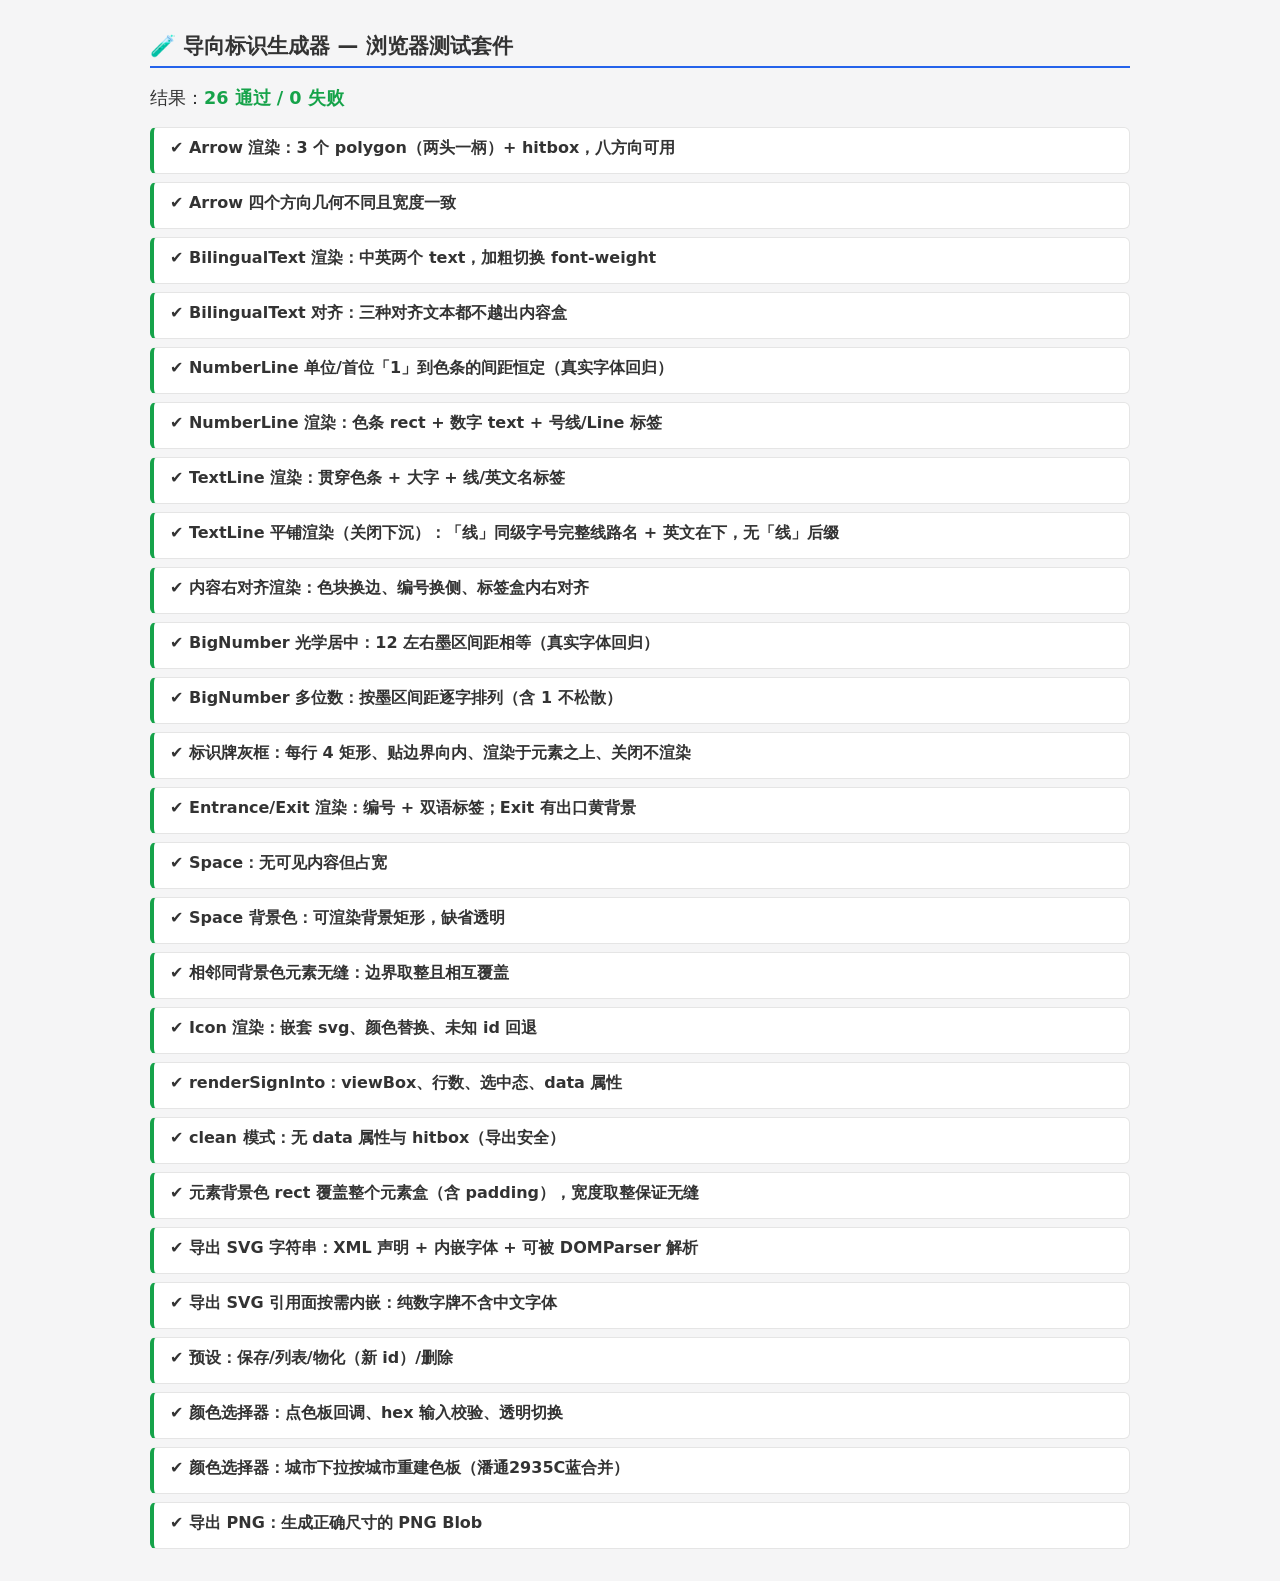
<file: test.html>
<!DOCTYPE html>
<html lang="zh-CN">
<head>
  <meta charset="UTF-8">
  <title>导向标识生成器 — 浏览器测试套件</title>
  <style>
    body { font-family: 'Segoe UI', system-ui, sans-serif; max-width: 980px; margin: 2em auto; padding: 0 1em; background: #f5f5f6; color: #333; }
    h1 { border-bottom: 2px solid #2563eb; padding-bottom: 0.3em; font-size: 1.3em; }
    .summary { font-size: 1.1em; margin: 1em 0; }
    .pass { color: #16a34a; } .fail { color: #dc2626; }
    .test-case { background: #fff; border: 1px solid #e5e5e5; border-radius: 6px; margin: 0.5em 0; padding: 0.6em 1em; }
    .test-case.passed { border-left: 4px solid #16a34a; }
    .test-case.failed { border-left: 4px solid #dc2626; }
    .test-case h3 { margin: 0 0 0.3em; font-size: 1em; }
    .error { background: #fef2f2; color: #dc2626; padding: 0.3em 0.5em; border-radius: 3px; font-family: monospace; font-size: 0.9em; white-space: pre-wrap; }
    #fixture { position: fixed; left: -9999px; top: 0; }
  </style>
</head>
<body>
  <h1>🧪 导向标识生成器 — 浏览器测试套件</h1>
  <div class="summary" id="summary"></div>
  <div id="results"></div>
  <div id="fixture"></div>

  <script src="js/core.js"></script>
  <script src="js/icons.js"></script>
  <script src="js/state.js"></script>
  <script src="js/render.js"></script>
  <script src="js/ui.js"></script>
  <script src="js/presets.js"></script>
  <script src="js/storage.js"></script>
  <script src="js/exporters.js"></script>
  <script src="js/panel.js"></script>
  <script>
    var tests = [];
    function test(name, fn) { tests.push({ name: name, fn: fn }); }
    function assert(cond, msg) { if (!cond) throw new Error(msg || '断言失败'); }
    function assertEqual(a, e, msg) {
      if (JSON.stringify(a) !== JSON.stringify(e)) {
        throw new Error((msg || '值不相等') + '\n  期望: ' + JSON.stringify(e) + '\n  实际: ' + JSON.stringify(a));
      }
    }
    function svgOf(node) { return new XMLSerializer().serializeToString(node); }

    var fixture = document.getElementById('fixture');
    var measure = SignCore.createCanvasMeasurer();

    // ─── 元素 SVG 结构 ─────────────────────────────────

    test('Arrow 渲染：3 个 polygon（两头一柄）+ hitbox，八方向可用', function () {
      var el = SignState.createElement('arrow', { direction: 'left' });
      var r = SignRender.renderElement(el, 256, measure);
      assertEqual(r.node.querySelectorAll('polygon').length, 3, '两个箭头头 + 箭柄');
      assertEqual(r.node.querySelectorAll('rect').length, 1, 'hitbox');
      assert(r.width > 0, '宽度为正');
      ['left-up', 'right-up', 'right-down', 'left-down'].forEach(function (d) {
        var diag = SignState.createElement('arrow', { direction: d });
        var rd = SignRender.renderElement(diag, 256, measure);
        assertEqual(rd.node.querySelectorAll('polygon').length, 3, d + ' 渲染 3 个 polygon');
        assertEqual(rd.width, r.width, d + ' 宽度与轴 向一致');
      });
    });

    test('Arrow 四个方向几何不同且宽度一致', function () {
      var widths = {};
      ['up', 'down', 'left', 'right'].forEach(function (d) {
        var el = SignState.createElement('arrow', { direction: d });
        var r = SignRender.renderElement(el, 128, measure);
        widths[d] = Math.round(r.width * 100) / 100;
      });
      assertEqual(widths.up, widths.left, '上下与左右同宽');
      assertEqual(widths.right, widths.left, '镜像同宽');
      assertEqual(widths.down, widths.up, '上下同宽');
    });

    test('BilingualText 渲染：中英两个 text，加粗切换 font-weight', function () {
      var el = SignState.createElement('bilingual-text', { textZh: '世纪大道', textEn: 'Century Avenue' });
      var r = SignRender.renderElement(el, 200, measure);
      var texts = r.node.querySelectorAll('text');
      assertEqual(texts.length, 2);
      assertEqual(texts[0].textContent, '世纪大道');
      assertEqual(texts[1].textContent, 'Century Avenue');
      assertEqual(texts[0].getAttribute('font-weight'), '400');
      var bold = SignState.createElement('bilingual-text', { textZh: '站', textEn: 'St', bold: true });
      var r2 = SignRender.renderElement(bold, 200, measure);
      assertEqual(r2.node.querySelectorAll('text')[0].getAttribute('font-weight'), '700');
    });

    test('BilingualText 对齐：三种对齐文本都不越出内容盒', function () {
      ['left', 'center', 'right'].forEach(function (align) {
        var el = SignState.createElement('bilingual-text', {
          textZh: '世纪大道', textEn: 'Century Avenue', align: align,
        });
        var r = SignRender.renderElement(el, 200, measure);
        var mt = SignRender.elementMetrics(el, 200, measure);
        var texts = r.node.querySelectorAll('text');
        assertEqual(texts.length, 2);
        var contentRight = mt.pad.l + mt.textW;
        // 英文左右对齐有 s/30 光学缩进（sign_jr 同款）：左对齐右移、右对齐左移，
        // 允许英文在对应方向多出这一缩进；中文恒在内容盒内
        var indent = mt.pad.size / 30;
        for (var i = 0; i < texts.length; i++) {
          var isZh = texts[i].textContent === el.props.textZh;
          var w = isZh ? mt.zhW : mt.enW;
          var x = parseFloat(texts[i].getAttribute('x'));
          var allow = (align !== 'center' && !isZh) ? indent : 0;
          assert(x >= mt.pad.l - allow - 0.01, align + ' 文本左缘越界 x=' + x);
          assert(x + w <= contentRight + allow + 0.01, align + ' 文本右缘越界 ' + (x + w) + ' > ' + contentRight);
        }
      });
    });

    test('NumberLine 单位/首位「1」到色条的间距恒定（真实字体回归）', function () {
      function firstGap(number) {
        var el = SignState.createElement('number-line', {
          lines: [{ number: number, color: '#E4002B' }],
        });
        var r = SignRender.renderElement(el, 256, measure);
        fixture.appendChild(r.node);
        var stripe = r.node.querySelector('rect');
        var texts = r.node.querySelectorAll('text');
        var fontSize = 256 * 0.6 * 1.3;
        var ctx = document.createElement('canvas').getContext('2d');
        ctx.font = '400 ' + fontSize + 'px ' + SignCore.FONT_NUM;
        var tm = ctx.measureText(texts[0].textContent);
        var inkLeft = parseFloat(texts[0].getAttribute('x')) - tm.width / 2 - tm.actualBoundingBoxLeft;
        var gap = inkLeft - (parseFloat(stripe.getAttribute('x')) + parseFloat(stripe.getAttribute('width')));
        fixture.removeChild(r.node);
        return gap;
      }
      var gapSingle = firstGap('1');
      var gapDouble = firstGap('11');
      assert(Math.abs(gapSingle - gapDouble) < 1.5,
        '「1」到色条间距应恒定：单位 ' + gapSingle + ' vs 两位 ' + gapDouble);
      // 右缘对称：「1」墨区右缘 → 「号线」标签左缘的间距同样不随位数变化
      function labelGapOf(number) {
        var el = SignState.createElement('number-line', {
          lines: [{ number: number, color: '#E4002B' }],
        });
        var mt = SignRender.elementMetrics(el, 256, measure);
        var r = SignRender.renderElement(el, 256, measure);
        fixture.appendChild(r.node);
        var texts = r.node.querySelectorAll('text');
        var fontSize = 256 * 0.6 * 1.3;
        var ctx = document.createElement('canvas').getContext('2d');
        ctx.font = '400 ' + fontSize + 'px ' + SignCore.FONT_NUM;
        var last = texts[texts.length - 3] || texts[0]; // 最后一个数字 text（跳过 号线/Line）
        var tm = ctx.measureText(last.textContent);
        var inkRight = parseFloat(last.getAttribute('x')) - tm.width / 2 + tm.actualBoundingBoxRight;
        var label = Array.prototype.find.call(texts, function (t) { return t.textContent === '号线'; });
        var labelInkLeft = parseFloat(label.getAttribute('x')); // 号线 text 默认起点锚定
        fixture.removeChild(r.node);
        return labelInkLeft - inkRight;
      }
      var lgSingle = labelGapOf('1');
      var lgDouble = labelGapOf('11');
      assert(Math.abs(lgSingle - lgDouble) < 1.5,
        '「1」到「号线」间距应恒定：单位 ' + lgSingle + ' vs 两位 ' + lgDouble);
    });

    test('NumberLine 渲染：色条 rect + 数字 text + 号线/Line 标签', function () {      var el = SignState.createElement('number-line', {
        lines: [{ number: '3', color: '#FCD600' }, { number: '14', color: '#626020' }, { number: '22', color: '#871C2B' }],
      });
      var r = SignRender.renderElement(el, 256, measure);
      assertEqual(r.node.querySelectorAll('rect').length, 4, '三条色条 + hitbox');
      var texts = Array.prototype.slice.call(r.node.querySelectorAll('text'));
      assertEqual(texts.length, 7, '3 + 1 + 4 + 2 + 2 逐位 + 号线 + Line');
      // 两位数仍用常规 Frutiger（不再切窄体），间距按墨区排版
      var one = texts.filter(function (t) { return t.textContent === '1'; })[0];
      var four = texts.filter(function (t) { return t.textContent === '4'; })[0];
      assert(one && four, '两位数逐字绘制');
      assert(one.getAttribute('font-family').indexOf('Frutiger Condensed') === -1, '两位数用常规 Frutiger');
      var rowHeight = 256, s = rowHeight * 0.6, padL = rowHeight * 0.2;
      var fontSize = s * 1.3;
      var ctx = document.createElement('canvas').getContext('2d');
      ctx.font = '400 ' + fontSize + 'px ' + SignCore.FONT_NUM;
      function inkLeftOf(node) {
        var tm = ctx.measureText(node.textContent);
        return parseFloat(node.getAttribute('x')) - tm.width / 2 - tm.actualBoundingBoxLeft;
      }
      function inkRightOf(node) {
        var tm = ctx.measureText(node.textContent);
        return parseFloat(node.getAttribute('x')) - tm.width / 2 + tm.actualBoundingBoxRight;
      }
      // 每条线路自己的色条右缘（'3'→第0条，'14'→第1条，'22'→第2条）
      var stripeRights = Array.prototype.slice.call(r.node.querySelectorAll('rect')).slice(0, 3)
        .map(function (r2) { return parseFloat(r2.getAttribute('x')) + parseFloat(r2.getAttribute('width')); });
      var entryOf = { '3': 0, '1': 1, '4': 1, '2': 2 };
      // 回归：首位数字墨区不得嵌入左侧色条
      ['1', '2'].forEach(function (ch) {
        var node = texts.filter(function (t) { return t.textContent === ch; })[0];
        assert(inkLeftOf(node) >= stripeRights[entryOf[ch]] - 1,
          ch + ' 墨区左缘 ' + inkLeftOf(node) + ' 应 ≥ ' + stripeRights[entryOf[ch]]);
      });
      // 墨区间距设计：首位「1」的墨区间距与单位数「3」一致（不再因墨窄而显得更远）
      var three = texts.filter(function (t) { return t.textContent === '3'; })[0];
      var gap1 = inkLeftOf(one) - stripeRights[1];
      var gap3 = inkLeftOf(three) - stripeRights[0];
      assert(Math.abs(gap1 - gap3) < 1.5, '"1"首位墨区间距应与"3"一致 ' + gap1 + ' vs ' + gap3);
      // 相邻数字墨区间距统一（1→4 与 2→2 相同）
      function inkW(ch) {
        var tm = ctx.measureText(ch);
        return tm.actualBoundingBoxRight + tm.actualBoundingBoxLeft;
      }
      var two2 = texts.filter(function (t) { return t.textContent === '2'; });
      var gap14 = inkLeftOf(four) - (inkLeftOf(one) + inkW('1'));
      var gap22 = inkLeftOf(two2[1]) - (inkLeftOf(two2[0]) + inkW('2'));
      assert(Math.abs(gap14 - gap22) < 1.5, '数字墨区间距应统一 ' + gap14 + ' vs ' + gap22);
      // 数字与「号线」墨区顶对齐（墨区顶 = 基线 y 属性 − 实测墨区上升高；
      // 注意 SVG getBBox 对 text 返回行盒而非墨区，不能用于此项断言）
      var zhSize = s * 0.75 * SignRender.ZH_FONT_RATIO;
      var digitInkTop = parseFloat(four.getAttribute('y')) - measure.ascent('4', SignCore.FONT_NUM, 400, fontSize);
      var hao = texts.filter(function (t) { return t.textContent === '号线'; })[0];
      var zhInkTop = parseFloat(hao.getAttribute('y')) - measure.ascent('号线', SignCore.FONT_ZH, 400, zhSize);
      assert(Math.abs(digitInkTop - zhInkTop) < 1.5, '数字与号线墨区顶对齐 ' + digitInkTop + ' vs ' + zhInkTop);
    });

    test('TextLine 渲染：贯穿色条 + 大字 + 线/英文名标签', function () {
      var el = SignState.createElement('text-line', { text: '环', textEn: 'Loop Line', blockColor: '#461D84' });
      var r = SignRender.renderElement(el, 256, measure);
      var mt = SignRender.elementMetrics(el, 256, measure);
      var rects = r.node.querySelectorAll('rect');
      assertEqual(rects.length, 2, '色条 + hitbox');
      var stripe = rects[0];
      assertEqual(stripe.getAttribute('fill'), '#461D84');
      assertEqual(parseFloat(stripe.getAttribute('height')), mt.stripeH, '色条贯穿到行底');
      var texts = r.node.querySelectorAll('text');
      assertEqual(texts.length, 3, '大字 + 线 + 英文名');
      assertEqual(texts[0].textContent, '环');
      assert(texts[0].getAttribute('font-family').indexOf('Source Han Sans') !== -1, '思源黑体大字');
      assertEqual(texts[0].getAttribute('fill'), '#000000', '大字用文字颜色（同数字线路）');
      assertEqual(texts[1].textContent, '线');
      assertEqual(texts[2].textContent, 'Loop Line');
      assertEqual(r.width, mt.width);
      // 布局盒级间距：环两侧各一个 gap（getBBox x/width 为 advance 盒）
      fixture.appendChild(r.node);
      var big = texts[0].getBBox();
      var zh = texts[1].getBBox();
      var box = stripe.getBBox();
      var gapL = big.x - (box.x + box.width);
      var gapR = zh.x - (big.x + big.width);
      assert(Math.abs(gapL - gapR) < 2, '环两侧间距相等 ' + gapL + ' vs ' + gapR);
      // 墨区顶对齐（y 属性 − 实测墨区上升高）
      var s = 256 * 0.6;
      var zhSize = s * 0.75 * SignRender.ZH_FONT_RATIO;
      var bigInkTop = parseFloat(texts[0].getAttribute('y')) - measure.ascent('环', SignCore.FONT_ZH, 400, s);
      var zhInkTop = parseFloat(texts[1].getAttribute('y')) - measure.ascent('线', SignCore.FONT_ZH, 400, zhSize);
      assert(Math.abs(bigInkTop - zhInkTop) < 1.5, '环与线墨区顶对齐 ' + bigInkTop + ' vs ' + zhInkTop);
      fixture.removeChild(r.node);
    });

    test('TextLine 平铺渲染（关闭下沉）：「线」同级字号完整线路名 + 英文在下，无「线」后缀', function () {
      var el = SignState.createElement('text-line', {
        text: '机场联络线', textEn: 'Airport Link Line', nameSink: false, blockColor: '#C5003E',
      });
      var r = SignRender.renderElement(el, 256, measure);
      var mt = SignRender.elementMetrics(el, 256, measure);
      var rects = r.node.querySelectorAll('rect');
      assertEqual(rects.length, 2, '色条 + hitbox');
      assertEqual(rects[0].getAttribute('fill'), '#C5003E', '色条颜色');
      var texts = r.node.querySelectorAll('text');
      assertEqual(texts.length, 2, '线路名 + 英文名，无「线」后缀');
      assertEqual(texts[0].textContent, '机场联络线');
      assertEqual(texts[1].textContent, 'Airport Link Line');
      var s = 256 * 0.6;
      var labelBox = s * 0.75; // 「线 / 英文名」标签的内容盒高
      assert(Math.abs(mt.label.zhSize - labelBox * SignRender.ZH_FONT_RATIO) < 1e-9, 'metrics 中文字号 = 「线」标签字号');
      assert(Math.abs(mt.label.enSize - labelBox * SignRender.EN_FONT_RATIO) < 1e-9, 'metrics 英文字号 = 标签英文字号');
      assertEqual(parseFloat(texts[0].getAttribute('font-size')), mt.label.zhSize, '渲染字号 = metrics 中文字号');
      assertEqual(parseFloat(texts[1].getAttribute('font-size')), mt.label.enSize, '渲染字号 = metrics 英文字号');
      assert(parseFloat(texts[1].getAttribute('y')) > parseFloat(texts[0].getAttribute('y')), '英文在线路名下方');
      assertEqual(parseFloat(texts[0].getAttribute('x')), mt.labelX, '中文左缘 = 色条 + gap');
      assertEqual(parseFloat(texts[1].getAttribute('x')), mt.labelX, '英文左对齐中文');
      assertEqual(r.width, mt.width);
    });

    test('内容右对齐渲染：色块换边、编号换侧、标签盒内右对齐', function () {
      // 数字线路右对齐（输入两条线路，仅渲染第 1 条）
      var nl = SignState.createElement('number-line', {
        lines: [{ number: '4', color: '#E3002B' }, { number: '9', color: '#FCD600' }],
        align: 'right',
      });
      var r1 = SignRender.renderElement(nl, 256, measure);
      var mt1 = SignRender.elementMetrics(nl, 256, measure);
      var rects1 = r1.node.querySelectorAll('rect');
      assertEqual(rects1.length, 2, '1 色条 + hitbox（右对齐仅渲染第 1 条线路）');
      var texts1 = r1.node.querySelectorAll('text');
      assertEqual(texts1.length, 3, '单个数字 + 号线 + Line');
      assert(parseFloat(rects1[0].getAttribute('x')) > parseFloat(texts1[0].getAttribute('x')),
        '色条在编号右侧');
      assertEqual(parseFloat(rects1[0].getAttribute('x')), mt1.entries[0].stripeX, '色条 x = metrics');
      // 标签盒内右对齐：号线 右缘 = 标签盒右缘（朝向色块）
      var zhW = measure('号线', SignCore.FONT_ZH, 400, mt1.label.zhSize);
      assertEqual(parseFloat(texts1[1].getAttribute('x')), mt1.labelX + mt1.label.width - zhW, '号线右对齐');

      // 文字线路右对齐
      var tl = SignState.createElement('text-line', { text: '环', textEn: 'Loop Line', align: 'right' });
      var r2 = SignRender.renderElement(tl, 256, measure);
      var mt2 = SignRender.elementMetrics(tl, 256, measure);
      var stripe2 = r2.node.querySelectorAll('rect')[0];
      var big2 = r2.node.querySelectorAll('text')[0];
      assert(parseFloat(stripe2.getAttribute('x')) > parseFloat(big2.getAttribute('x')), '色条在大字右侧');
      assertEqual(parseFloat(stripe2.getAttribute('x')), mt2.stripeX, '色条 x = metrics');
      var xian = r2.node.querySelectorAll('text')[1];
      var zhW2 = measure('线', SignCore.FONT_ZH, 400, mt2.label.zhSize);
      assertEqual(parseFloat(xian.getAttribute('x')), mt2.labelX + mt2.label.width - zhW2, '线右对齐');
      assertEqual(r2.width, mt2.width);

      // 出口右对齐：编号移到「出口」右侧，基线不变
      var exL = SignState.createElement('exit', { code: '1' });
      var exR = SignState.createElement('exit', { code: '1', align: 'right' });
      var r3 = SignRender.renderElement(exR, 256, measure);
      var texts3 = r3.node.querySelectorAll('text');
      assertEqual(texts3[0].textContent, '1');
      assertEqual(texts3[1].textContent, '出口');
      assert(parseFloat(texts3[0].getAttribute('x')) > parseFloat(texts3[1].getAttribute('x')),
        '编号在「出口」右侧');
      var mtL = SignRender.elementMetrics(exL, 256, measure);
      var mtR = SignRender.elementMetrics(exR, 256, measure);
      assertEqual(mtR.codeBase, mtL.codeBase, '编号基线不变');
      assert(Math.abs(mtR.width - mtL.width) < 1e-9, '镜像后总宽不变');
      // 出口标签盒内右对齐：中英文右缘 = 标签盒右缘（朝向编号一侧）
      var zhWEx = measure('出口', SignCore.FONT_ZH, 400, mtR.label.zhSize);
      var enWEx = measure('Exit', SignCore.FONT_EN, 400, mtR.label.enSize);
      assertEqual(parseFloat(texts3[1].getAttribute('x')), mtR.labelX + mtR.label.width - zhWEx, '出口右对齐');
      assertEqual(parseFloat(texts3[2].getAttribute('x')), mtR.labelX + mtR.label.width - enWEx, 'Exit 右对齐');
    });

    test('BigNumber 光学居中：12 左右墨区间距相等（真实字体回归）', function () {
      var el = SignState.createElement('big-number', { text: '12' });
      var r = SignRender.renderElement(el, 256, measure);
      fixture.appendChild(r.node);
      var texts = r.node.querySelectorAll('text');
      var ctx = document.createElement('canvas').getContext('2d');
      var fs = texts[0].getAttribute('font-size');
      ctx.font = '400 ' + fs + 'px ' + texts[0].getAttribute('font-family');
      function inkLeft(t) {
        var tm = ctx.measureText(t.textContent);
        return parseFloat(t.getAttribute('x')) - tm.width / 2 - tm.actualBoundingBoxLeft;
      }
      function inkRight(t) {
        var tm = ctx.measureText(t.textContent);
        return parseFloat(t.getAttribute('x')) - tm.width / 2 + tm.actualBoundingBoxRight;
      }
      var elW = +r.node.querySelector('rect').getAttribute('width');
      var leftGap = inkLeft(texts[0]);
      var rightGap = elW - inkRight(texts[texts.length - 1]);
      assert(Math.abs(leftGap - rightGap) < 1.5,
        '左右墨区间距应相等 ' + leftGap + ' vs ' + rightGap);
      fixture.removeChild(r.node);
    });

    test('BigNumber 多位数：按墨区间距逐字排列（含 1 不松散）', function () {
      var el = SignState.createElement('big-number', { text: '14' });
      var r = SignRender.renderElement(el, 256, measure);
      var texts = r.node.querySelectorAll('text');
      assertEqual(texts.length, 2, '多位数逐字渲染');
      assertEqual(texts[0].textContent, '1');
      assertEqual(texts[1].textContent, '4');
      var s = 256 * 0.6;
      var fontSize = s * 1.3;
      var ctx = document.createElement('canvas').getContext('2d');
      ctx.font = '400 ' + fontSize + 'px ' + SignCore.FONT_NUM;
      function inkLeftOf(node) {
        var tm = ctx.measureText(node.textContent);
        return parseFloat(node.getAttribute('x')) - tm.width / 2 - tm.actualBoundingBoxLeft;
      }
      function inkRightOf(node) {
        var tm = ctx.measureText(node.textContent);
        return parseFloat(node.getAttribute('x')) - tm.width / 2 + tm.actualBoundingBoxRight;
      }
      function inkW(ch) {
        var tm = ctx.measureText(ch);
        return tm.actualBoundingBoxRight + tm.actualBoundingBoxLeft;
      }
      // 相邻墨区间距 = 基准墨区间距 g = lsb₃ + rsb₃（与数字线路同规则）
      var tm3 = ctx.measureText('3');
      var g = -tm3.actualBoundingBoxLeft + (tm3.width - tm3.actualBoundingBoxRight);
      var gap14 = inkLeftOf(texts[1]) - (inkLeftOf(texts[0]) + inkW('1'));
      assert(Math.abs(gap14 - g) < 1.5, '1→4 墨区间距应为基准值 ' + gap14 + ' vs ' + g);
      // 光学居中：首位墨区左空 = 末位墨区右空（「1」左字距大、「4」右字距小，平分）
      var padL = 256 * 0.2;
      var inkLeft0 = inkLeftOf(texts[0]);
      var inkRightLast = inkRightOf(texts[texts.length - 1]); // 末位墨区右缘 = x − adv/2 + abr
      var textW = r.width - padL * 2; // 内容盒宽（元素宽 − 左右内边距）
      var leftGap = inkLeft0 - padL;
      var rightGap = textW - (inkRightLast - padL);
      assert(Math.abs(leftGap - rightGap) < 1.5, '光学居中：左右墨区间距相等 ' + leftGap + ' vs ' + rightGap);
      assertEqual(r.width, SignRender.elementMetrics(el, 256, measure).width, '宽度 = metrics');
    });

    test('标识牌灰框：每行 4 矩形、贴边界向内、渲染于元素之上、关闭不渲染', function () {
      var svg = document.createElementNS(SignCore.SVG_NS, 'svg');
      var sign = SignState.createSign();
      sign.width = 1000;
      sign.rowHeight = 100;
      sign = SignState.addRow(sign);
      sign = SignState.addElement(sign, sign.rows[0].id,
        SignState.createElement('space', { widthRatio: 0.5 }));
      sign.frameWidth = 12;
      SignRender.renderSignInto(svg, sign, measure);
      var frames = svg.querySelectorAll('.sign-frame');
      assertEqual(frames.length, 8, '两行 × 4 条矩形');
      function byY(v) {
        return Array.prototype.filter.call(frames, function (r) {
          return parseFloat(r.getAttribute('y')) === v;
        });
      }
      // 第一行（y 0..100）：左条、上条、右条贴宽缘、下条距行底 12
      assertEqual(byY(0)[0].getAttribute('fill'), '#808080', '灰框颜色');
      var right0 = byY(0).filter(function (r) { return parseFloat(r.getAttribute('x')) === 988; });
      assertEqual(right0.length, 1, '右条贴宽缘');
      assertEqual(parseFloat(right0[0].getAttribute('width')), 12, '右条宽 = 灰框宽');
      assertEqual(parseFloat(right0[0].getAttribute('height')), 100, '右条高 = 行高');
      assertEqual(parseFloat(byY(88)[0].getAttribute('height')), 12, '第一行下条距行底 12');
      // 第二行（y 100..200）：拥有自己的上条与下条
      var top1 = byY(100).filter(function (r) { return parseFloat(r.getAttribute('width')) === 1000; });
      assertEqual(top1.length, 1, '第二行有自己的上条');
      var bottom1 = byY(188).filter(function (r) { return parseFloat(r.getAttribute('width')) === 1000; });
      assertEqual(bottom1.length, 1, '第二行有自己的下条');
      // 灰框后于元素渲染（框在内容之上，模拟真实边框遮挡）
      var rowG = svg.querySelectorAll('g.sign-row')[0];
      assertEqual(rowG.lastChild.getAttribute('class'), 'sign-frame', '灰框在元素之上');
      assert(!!rowG.querySelector('g.element'), '行内存在元素节点');
      assertEqual(frames[0].getAttribute('pointer-events'), 'none', '灰框不拦截点击');
      // 关闭：frameWidth 0 → 不渲染
      sign.frameWidth = 0;
      SignRender.renderSignInto(svg, sign, measure);
      assertEqual(svg.querySelectorAll('.sign-frame').length, 0, '关闭后不渲染');
    });

    test('Entrance/Exit 渲染：编号 + 双语标签；Exit 有出口黄背景', function () {
      var en = SignState.createElement('entrance', { code: 'C' });
      var r1 = SignRender.renderElement(en, 256, measure);
      var texts1 = r1.node.querySelectorAll('text');
      assertEqual(texts1[0].textContent, 'C');
      assertEqual(texts1[1].textContent, '出入口');

      var ex = SignState.createElement('exit', { code: '1' });
      var r2 = SignRender.renderElement(ex, 256, measure);
      var bg = r2.node.querySelector('rect');
      assertEqual(bg.getAttribute('fill'), '#F7D917', '出口黄背景');
      var texts2 = r2.node.querySelectorAll('text');
      assertEqual(texts2[1].textContent, '出口');
      assertEqual(texts2[2].textContent, 'Exit');
    });

    test('Space：无可见内容但占宽', function () {
      var el = SignState.createElement('space', { widthRatio: 0.5 });
      var r = SignRender.renderElement(el, 200, measure);
      assertEqual(r.width, 100);
      assertEqual(r.node.querySelectorAll('polygon,text').length, 0);
    });

    test('Space 背景色：可渲染背景矩形，缺省透明', function () {
      var el = SignState.createElement('space', {
        widthRatio: 0.5, backgroundColor: '#336699',
      });
      var r = SignRender.renderElement(el, 200, measure);
      var rects = r.node.querySelectorAll('rect');
      assertEqual(rects.length, 2, '背景矩形 + hitbox');
      assertEqual(rects[0].getAttribute('fill'), '#336699', '背景色');
      assertEqual(parseFloat(rects[0].getAttribute('width')), 100, '背景覆盖元素全宽');
      assertEqual(parseFloat(rects[0].getAttribute('height')), 200, '背景覆盖行高');
      // 缺省（null）不渲染背景
      var r2 = SignRender.renderElement(SignState.createElement('space', { widthRatio: 0.5 }), 200, measure);
      assertEqual(r2.node.querySelectorAll('rect').length, 1, '缺省仅 hitbox');
    });

    test('相邻同背景色元素无缝：边界取整且相互覆盖', function () {
      var svg = document.createElementNS(SignCore.SVG_NS, 'svg');
      var sign = SignState.createSign();
      sign.width = 1000;
      sign.rowHeight = 100;
      sign = SignState.addElement(sign, sign.rows[0].id,
        SignState.createElement('space', { widthRatio: 0.372, backgroundColor: '#FF0000' }));
      sign = SignState.addElement(sign, sign.rows[0].id,
        SignState.createElement('space', { widthRatio: 0.534, backgroundColor: '#FF0000' }));
      SignRender.renderSignInto(svg, sign, measure);
      var reds = Array.prototype.filter.call(svg.querySelectorAll('rect'), function (r) {
        return r.getAttribute('fill') === '#FF0000';
      });
      assertEqual(reds.length, 2, '两个背景矩形');
      var ax = parseFloat(reds[0].getAttribute('x'));
      var aw = parseFloat(reds[0].getAttribute('width'));
      var bx = parseFloat(reds[1].getAttribute('x'));
      assert(Number.isInteger(ax) && Number.isInteger(aw) && Number.isInteger(bx),
        '背景矩形边界取整');
      assert(ax + aw >= bx, '相邻背景无缝（' + (ax + aw) + ' >= ' + bx + '）');
    });

    test('Icon 渲染：嵌套 svg、颜色替换、未知 id 回退', function () {
      assert(SignIcons && SignIcons.ALL, '图标库已加载');
      var el = SignState.createElement('icon', { icon: 'stairs', color: '#FF0000' });
      var r = SignRender.renderElement(el, 256, measure);
      var nested = r.node.querySelectorAll('svg');
      assertEqual(nested.length, 1, '嵌套 svg');
      assert(nested[0].querySelectorAll('path,rect,circle').length > 0, '图标有图形');
      assert(nested[0].querySelector('[fill="#FF0000"]'), 'fill="black" 已替换为元素颜色');
      assert(!nested[0].querySelector('[fill="black"]'), '无残留黑色填充');
      assertEqual(r.width, 256, '图标宽度 = 内容尺寸 + 左右内边距');
      var unknown = SignState.createElement('icon', { icon: 'nonexistent' });
      var r2 = SignRender.renderElement(unknown, 256, measure);
      assertEqual(r2.node.querySelectorAll('svg').length, 1, '未知图标回退默认图标');
    });

    // ─── 整牌渲染 ─────────────────────────────────────

    test('renderSignInto：viewBox、行数、选中态、data 属性', function () {
      var svg = document.createElementNS(SignCore.SVG_NS, 'svg');
      var state = SignState.createSign();
      var a = SignState.createElement('arrow');
      var b = SignState.createElement('space');
      state = SignState.addElement(state, state.rows[0].id, a);
      state = SignState.addElement(state, state.rows[0].id, b);
      state = SignState.addRow(state);
      state = SignState.addElement(state, state.rows[1].id, SignState.createElement('exit'));

      var layout = SignRender.renderSignInto(svg, state, measure, { selectedElementId: a.id });
      fixture.appendChild(svg);

      assertEqual(svg.getAttribute('viewBox'), '0 0 2048 512');
      assertEqual(svg.querySelectorAll('g.sign-row').length, 2);
      var sel = svg.querySelector('g.element.selected');
      assert(sel && sel.getAttribute('data-element-id') === a.id, '选中元素带 selected 类');
      assert(svg.querySelector('g.element[data-element-id="' + b.id + '"]'), '元素带 data-id');
      assertEqual(svg.querySelectorAll('.hitbox').length, 3, '每个元素一个 hitbox');
      assertEqual(layout.height, 512);
      assertEqual(layout.rows[0].elements.length, 2);
      assert(layout.rows[0].elements[1].x > 0, '第二个元素有偏移');
      fixture.removeChild(svg);
    });

    test('clean 模式：无 data 属性与 hitbox（导出安全）', function () {
      var svg = document.createElementNS(SignCore.SVG_NS, 'svg');
      var state = SignState.createSign();
      state = SignState.addElement(state, state.rows[0].id, SignState.createElement('arrow'));
      SignRender.renderSignInto(svg, state, measure, { clean: true });
      assertEqual(svg.querySelectorAll('.hitbox').length, 0);
      assertEqual(svg.querySelectorAll('[data-element-id]').length, 0);
    });

    test('元素背景色 rect 覆盖整个元素盒（含 padding），宽度取整保证无缝', function () {
      var el = SignState.createElement('big-number', {
        text: '4', color: '#000000', backgroundColor: '#FFFFFF',
      });
      var r = SignRender.renderElement(el, 256, measure);
      var bg = r.node.querySelector('rect');
      assertEqual(bg.getAttribute('width'), String(Math.ceil(r.width))); // 覆盖整盒且取整
      assertEqual(bg.getAttribute('height'), '256');
    });

    // ─── 序列化 & 导出 ────────────────────────────────

    test('导出 SVG 字符串：XML 声明 + 内嵌字体 + 可被 DOMParser 解析', function () {
      var state = SignState.createSign();
      state = SignState.addElement(state, state.rows[0].id,
        SignState.createElement('bilingual-text', { textZh: '人民广场', textEn: "People's Square" }));
      var fakeEmbed = { 'SourceHanSansSC-Regular.woff2': '[data-uri]' };
      var str = SignExporters.buildExportSVGString(state, measure, fakeEmbed);
      assert(str.indexOf('<?xml') === 0, '有 XML 声明');
      assert(str.indexOf('@font-face') !== -1, '内嵌 @font-face');
      var doc = new DOMParser().parseFromString(str, 'image/svg+xml');
      assert(!doc.querySelector('parsererror'), 'SVG 合法');
      assert(doc.querySelector('text'), '包含文本元素');
    });

    test('导出 SVG 引用面按需内嵌：纯数字牌不含中文字体', function () {
      var state = SignState.createSign();
      state = SignState.addElement(state, state.rows[0].id, SignState.createElement('big-number', { text: '4' }));
      var files = SignExporters.collectUsedFonts(state);
      assert(files.num400, '用到 Frutiger');
      assert(!files.zh400, '未用中文');
    });

    // ─── 预设 ─────────────────────────────────────────

    test('预设：保存/列表/物化（新 id）/删除', function () {
      localStorage.removeItem(SignPresets.KEY);
      var els = [
        SignState.createElement('arrow'),
        SignState.createElement('bilingual-text', { textZh: '测试', textEn: 'Test' }),
      ];
      SignPresets.save('测试预设', els);
      var items = SignPresets.list();
      assertEqual(items.length, 1);
      assertEqual(items[0].name, '测试预设');
      assertEqual(items[0].elements.length, 2);

      var materialized = SignPresets.materialize(items[0].id);
      assertEqual(materialized.length, 2);
      assert(materialized[0].id !== els[0].id, '物化后 id 全新');
      assertEqual(materialized[1].props.textZh, '测试', 'props 深拷贝保留');

      SignPresets.remove(items[0].id);
      assertEqual(SignPresets.list().length, 0);
      localStorage.removeItem(SignPresets.KEY);
    });

    // ─── 颜色选择器组件 ────────────────────────────────

    test('颜色选择器：点色板回调、hex 输入校验、透明切换', function () {
      var got = { v: 'initial' };
      var picker = SignPanel.buildColorPicker({
        value: '#000000', nullable: true, onChange: function (v) { got.v = v; },
      });
      fixture.appendChild(picker);
      var swatch = picker.querySelector('.cp-swatch[data-color="#E3002B"]');
      swatch.click();
      assertEqual(got.v, '#E3002B', '点击色板');

      var hex = picker.querySelector('.hex-input');
      hex.value = '#0f0';
      hex.dispatchEvent(new Event('input'));
      assertEqual(got.v, '#00FF00', '三位 hex 规范化');

      hex.value = 'oops';
      hex.dispatchEvent(new Event('input'));
      assertEqual(got.v, '#00FF00', '非法输入不回调');
      assert(hex.classList.contains('invalid'), '非法输入标红');

      picker.querySelector('.cp-null-btn').click();
      assertEqual(got.v, null, '透明切换');
      fixture.removeChild(picker);
    });

    test('颜色选择器：城市下拉按城市重建色板（潘通2935C蓝合并）', function () {
      var got = { v: null };
      var picker = SignPanel.buildColorPicker({
        value: '#000000', onChange: function (v) { got.v = v; },
      });
      fixture.appendChild(picker);
      function setCity(v) {
        var sel = picker.querySelector('.cp-city-select');
        sel.value = v;
        sel.dispatchEvent(new Event('change'));
      }
      function swatchCount() { return picker.querySelectorAll('.cp-swatch').length; }
      // 复位到上海：同源 localStorage 的偏好残留不得影响断言
      setCity('shanghai');
      assertEqual(swatchCount(), 34, '上海 = 23 线路 + 7 附加 + 4 通用');
      assertEqual(picker.querySelector('.cp-city-select').value, 'shanghai', '下拉回显当前城市');
      assertEqual(picker.querySelectorAll('.cp-city-select option').length, 3, '下拉列出全部城市');

      setCity('chongqing');
      assertEqual(swatchCount(), 29, '重庆 = 24 线路去重 + 环线 + 4 通用');
      var panto = picker.querySelector('.cp-swatch[data-color="#0057B7"]');
      assertEqual(panto.title, '潘通2935C蓝', '共用色合并命名');
      assertEqual(picker.querySelectorAll('.cp-swatch[data-color="#0057B7"]').length, 1, '共用色只出现一次');
      panto.click();
      assertEqual(got.v, '#0057B7', '点击合并色块提交颜色');
      assert(panto.classList.contains('active'), '合并色块点亮选中态');

      setCity('chengdu');
      assertEqual(swatchCount(), 53, '成都 = 30 线路 + 19 附加 + 4 通用');
      assertEqual(picker.querySelector('.cp-swatch[data-color="#7F9F3A"]').title, '蓉2号线');

      setCity('shanghai'); // 恢复默认偏好（localStorage 与编辑器同源共享）
      assertEqual(swatchCount(), 34, '切回上海');
      fixture.removeChild(picker);
    });

    // ─── PNG 导出（异步）───────────────────────────────

    test('导出 PNG：生成正确尺寸的 PNG Blob', function () {
      var state = SignState.createSign();
      state = SignState.addElement(state, state.rows[0].id,
        SignState.createElement('arrow', { direction: 'right' }));
      // 直接用假字体数据走内部管线（绕过 fonts-data.js 懒加载）
      var str = SignExporters.buildExportSVGString(state, measure, {});
      var url = URL.createObjectURL(new Blob([str], { type: 'image/svg+xml' }));
      return new Promise(function (resolve, reject) {
        var img = new Image();
        img.onload = function () {
          var canvas = document.createElement('canvas');
          canvas.width = 2048; canvas.height = 256;
          var ctx = canvas.getContext('2d');
          ctx.drawImage(img, 0, 0, 2048, 256);
          canvas.toBlob(function (blob) {
            if (!blob) { reject(new Error('PNG blob 为空')); return; }
            assert(blob.size > 1000, 'PNG 有实际内容');
            assertEqual(blob.type, 'image/png');
            resolve();
          }, 'image/png');
        };
        img.onerror = function () { reject(new Error('SVG 光栅化失败')); };
        img.src = url;
      });
    });

    // ─── 运行器 ────────────────────────────────────────

    function run() {
      var results = document.getElementById('results');
      var passed = 0, failed = 0;
      var chain = Promise.resolve();
      tests.forEach(function (t) {
        var item = document.createElement('div');
        item.className = 'test-case';
        item.innerHTML = '<h3></h3>';
        item.querySelector('h3').textContent = t.name;
        var ran = false;
        chain = chain.then(function () {
          return Promise.resolve().then(t.fn).then(function () {
            ran = true; passed++;
            item.classList.add('passed');
            item.querySelector('h3').innerHTML = '✔ ' + item.querySelector('h3').textContent;
          }, function (err) {
            ran = true; failed++;
            item.classList.add('failed');
            var pre = document.createElement('div');
            pre.className = 'error';
            pre.textContent = (err && err.message) || String(err);
            item.appendChild(pre);
          });
        });
        results.appendChild(item);
      });
      chain.then(function () {
        var s = document.getElementById('summary');
        s.innerHTML = '结果：<b class="' + (failed ? 'fail' : 'pass') + '">' +
          passed + ' 通过 / ' + failed + ' 失败</b>';
        document.title = failed ? '✖ 测试失败' : '✔ 全部通过';
      });
    }
    run();
  </script>
</body>
</html>
</file>
<file: style.css>
/* ═══════════════════════════════════════════════════════════
   导向标识生成器 — 样式
   三栏布局：元素选择区(260) | SVG 编辑区(自适应) | 属性区(260)
   ═══════════════════════════════════════════════════════════ */

/* ─── 字体声明（思源黑体子集 woff2 + Helvetica/Frutiger TTF）─── */

@font-face {
  font-family: 'Source Han Sans SC';
  src: url('fonts/SourceHanSansSC-Regular.woff2') format('woff2');
  font-weight: 400; font-style: normal; font-display: swap;
}
@font-face {
  font-family: 'Source Han Sans SC';
  src: url('fonts/SourceHanSansSC-Bold.woff2') format('woff2');
  font-weight: 700; font-style: normal; font-display: swap;
}
@font-face {
  font-family: 'Helvetica';
  src: url('fonts/Helvetica-Regular.ttf') format('truetype');
  font-weight: 400; font-style: normal; font-display: swap;
}
@font-face {
  font-family: 'Helvetica';
  src: url('fonts/Helvetica-Bold.ttf') format('truetype');
  font-weight: 700; font-style: normal; font-display: swap;
}
@font-face {
  font-family: 'Frutiger';
  src: url('fonts/Frutiger-Regular.ttf') format('truetype');
  font-weight: 400; font-style: normal; font-display: swap;
}
@font-face {
  font-family: 'Frutiger';
  src: url('fonts/Frutiger-Bold.ttf') format('truetype');
  font-weight: 700; font-style: normal; font-display: swap;
}
@font-face {
  font-family: 'Frutiger Condensed';
  src: url('fonts/FrutigerCondensed-Regular.ttf') format('truetype');
  font-weight: 400; font-style: normal; font-display: swap;
}
@font-face {
  font-family: 'Frutiger Condensed';
  src: url('fonts/FrutigerCondensed-Bold.ttf') format('truetype');
  font-weight: 700; font-style: normal; font-display: swap;
}

/* ─── 基础 ─── */

:root {
  --bg: #eef1f4;
  --panel-bg: #ffffff;
  --border: #dce1e8;
  --text: #1f2733;
  --text-dim: #6b7684;
  --accent: #2563eb;
  --accent-soft: rgba(37, 99, 235, 0.12);
  --danger: #dc2626;
  --ok: #16a34a;
  --panel-width: 260px;
  --radius: 8px;
}

* { box-sizing: border-box; margin: 0; padding: 0; }

html, body {
  height: 100%;
  font-family: 'Segoe UI', 'Microsoft YaHei', system-ui, sans-serif;
  font-size: 14px;
  color: var(--text);
  background: var(--bg);
  overflow: hidden;
}

button {
  font: inherit;
  color: inherit;
  background: none;
  border: none;
  cursor: pointer;
}
button:active { transform: translateY(1px); }

input, select {
  font: inherit;
  color: inherit;
}

/* ─── 三栏布局 ─── */

#app {
  display: flex;
  height: 100vh;
  overflow: hidden;
}

.side-panel {
  width: var(--panel-width);
  min-width: var(--panel-width);
  background: var(--panel-bg);
  border-right: 1px solid var(--border);
  display: flex;
  flex-direction: column;
  overflow: hidden;
  transition: width 0.25s ease, min-width 0.25s ease, opacity 0.2s ease;
}

#right-panel {
  border-right: none;
  border-left: 1px solid var(--border);
}

.side-panel.collapsed {
  width: 0;
  min-width: 0;
  opacity: 0;
}

.panel-header {
  display: flex;
  align-items: center;
  justify-content: space-between;
  padding: 10px 12px;
  border-bottom: 1px solid var(--border);
  flex: none;
}

.panel-title {
  font-weight: 600;
  font-size: 14px;
}

.panel-body {
  flex: 1;
  overflow-y: auto;
  padding: 10px 12px 20px;
}

.icon-btn {
  width: 26px; height: 26px;
  border-radius: 6px;
  display: inline-flex;
  align-items: center;
  justify-content: center;
  color: var(--text-dim);
  font-size: 14px;
  flex: none;
}
.icon-btn:hover {
  background: var(--accent-soft);
  color: var(--accent);
}

/* 面板收起后的展开按钮 */

.expander {
  position: absolute;
  top: 12px;
  width: 26px; height: 40px;
  background: var(--panel-bg);
  border: 1px solid var(--border);
  border-radius: 0 8px 8px 0;
  color: var(--text-dim);
  font-size: 15px;
  z-index: 30;
  box-shadow: 2px 1px 6px rgba(0,0,0,0.06);
}
.expander:hover { color: var(--accent); border-color: var(--accent); }
#left-expander { left: 0; }
#right-expander {
  right: 0;
  border-radius: 8px 0 0 8px;
  box-shadow: -2px 1px 6px rgba(0,0,0,0.06);
}

/* ─── 中栏编辑区 ─── */

#center-panel {
  flex: 1;
  position: relative;
  min-width: 0;
  display: flex;
  flex-direction: column;
}

#canvas-scroll {
  flex: 1;
  overflow: auto;
  padding: 34px 24px 24px 48px; /* 左侧留出行手柄空间 */
}

#canvas-area {
  display: flex;
  flex-direction: column;
  align-items: center;
  min-height: min-content;
}

#canvas-wrap {
  position: relative;
  width: 100%;
  max-width: 1600px;
  box-shadow: 0 2px 14px rgba(15, 25, 40, 0.13);
  border-radius: 4px;
  overflow: visible; /* 行手柄悬于外侧 */
  user-select: none;
  -webkit-touch-callout: none; /* iOS 长按不呼出系统菜单 */
}

#sign-svg {
  display: block;
  width: 100%;
  height: auto;
  border-radius: 4px;
}

/* 编辑器覆盖层（行手柄、行按钮、指示器） */

#sign-overlay {
  position: absolute;
  inset: 0;
  pointer-events: none;
  border-radius: 4px;
}

.row-band { position: absolute; left: 0; right: 0; pointer-events: none; }
.row-band .row-handle {
  position: absolute;
  left: -38px;
  top: 50%;
  transform: translateY(-50%);
  width: 28px; height: 40px;
  display: flex; align-items: center; justify-content: center;
  background: var(--panel-bg);
  border: 1px solid var(--border);
  border-radius: 7px;
  color: var(--text-dim);
  font-size: 15px;
  cursor: grab;
  pointer-events: auto;
  user-select: none;
  -webkit-touch-callout: none;
  touch-action: none; /* 触屏行手柄拖拽不触发页面滚动 */
  opacity: 0;
  transition: opacity 0.12s ease;
}
.row-band .row-handle:hover { color: var(--accent); border-color: var(--accent); }
.row-band .row-handle:active { cursor: grabbing; }
#canvas-wrap:hover .row-band .row-handle { opacity: 1; }

.row-band .row-actions {
  position: absolute;
  top: 6px; right: 6px;
  display: flex;
  gap: 6px;
  pointer-events: auto;
  touch-action: manipulation; /* 触屏点按钮去掉双击缩放延迟 */
  opacity: 0;
  transition: opacity 0.12s ease;
}
#canvas-wrap:hover .row-band .row-actions { opacity: 1; }
.row-band .row-actions button {
  height: 24px;
  padding: 0 8px;
  font-size: 12px;
  border-radius: 6px;
  background: var(--panel-bg);
  border: 1px solid var(--border);
  color: var(--text-dim);
  box-shadow: 0 1px 4px rgba(0,0,0,0.08);
}
.row-band .row-actions button:hover { color: var(--accent); border-color: var(--accent); }
.row-band .row-actions button.row-del:hover { color: var(--danger); border-color: var(--danger); }
.row-band .row-actions button.row-del[disabled] { visibility: hidden; }

/* 拖放状态 */

.row-band.drop-ok { background: var(--accent-soft); outline: 2px dashed var(--accent); outline-offset: -2px; }
.row-band.drop-invalid { background: rgba(120, 120, 120, 0.25); outline: 2px dashed #9aa3af; outline-offset: -2px; }
.row-band.drop-invalid::after {
  content: '🚫 预设只能放入空行';
  position: absolute;
  inset: 0;
  display: flex;
  align-items: center;
  justify-content: center;
  color: #fff;
  font-size: 16px;
  font-weight: 600;
  text-shadow: 0 1px 3px rgba(0,0,0,0.6);
}

#element-drop-indicator {
  position: absolute;
  width: 0;
  border-left: 3px dashed var(--accent);
  pointer-events: none;
  display: none;
}

#row-drop-indicator {
  position: absolute;
  left: 0; right: 0;
  height: 0;
  border-top: 3px dashed var(--accent);
  pointer-events: none;
  display: none;
}

/* 元素拖拽幽灵 */

.drag-ghost {
  position: fixed;
  pointer-events: none;
  opacity: 0.65;
  z-index: 999;
  filter: drop-shadow(0 4px 10px rgba(0,0,0,0.25));
}
.drag-ghost svg { display: block; }

/* SVG 元素交互状态 */

.element { cursor: grab; }
.element .hitbox {
  fill: transparent;
  stroke: transparent;
  stroke-width: 2;
  vector-effect: non-scaling-stroke;
  touch-action: none; /* 触屏按住元素拖拽时不触发页面滚动 */
}
.element:hover .hitbox { stroke: rgba(37, 99, 235, 0.45); }
.element.selected .hitbox {
  stroke: var(--accent);
  stroke-width: 2.5;
  stroke-dasharray: 7 4;
  fill: rgba(37, 99, 235, 0.05);
}
.element.dragging { opacity: 0.35; }

/* 空状态提示 */

#empty-hint[hidden] { display: none; }
/* 叉键为 inline-flex 的作者样式会覆盖 hidden 属性的 UA 规则，需显式声明 */
#close-element-btn[hidden] { display: none; }
#empty-hint {
  position: absolute;
  inset: 0;
  display: flex;
  align-items: center;
  justify-content: center;
  color: rgba(120, 130, 145, 0.75);
  font-size: 22px;
  letter-spacing: 2px;
  pointer-events: none;
}

/* 添加行按钮 */

#add-row-btn {
  margin-top: 18px;
  padding: 8px 22px;
  border: 1.5px dashed #b6c0cc;
  border-radius: 8px;
  background: rgba(255, 255, 255, 0.7);
  color: var(--text-dim);
  font-size: 14px;
  transition: all 0.15s ease;
}
#add-row-btn:hover {
  border-color: var(--accent);
  color: var(--accent);
  background: #fff;
}

/* ─── 左栏：元素选择区 ─── */

.palette-category { margin-bottom: 14px; }
.palette-category-title {
  font-size: 12px;
  font-weight: 600;
  color: var(--text-dim);
  letter-spacing: 1px;
  margin: 4px 0 8px;
  display: flex;
  align-items: center;
  gap: 6px;
}
.palette-category-title::after {
  content: '';
  flex: 1;
  height: 1px;
  background: var(--border);
}

.palette-grid {
  display: grid;
  grid-template-columns: 1fr 1fr;
  gap: 8px;
}

.palette-card {
  border: 1px solid var(--border);
  border-radius: var(--radius);
  background: #fafbfc;
  padding: 8px 6px 6px;
  display: flex;
  flex-direction: column;
  align-items: center;
  gap: 6px;
  cursor: grab;
  user-select: none;
  -webkit-touch-callout: none;
  touch-action: manipulation; /* 触屏点卡片去掉双击缩放延迟 */
  transition: border-color 0.12s ease, box-shadow 0.12s ease, transform 0.1s ease;
}
.palette-card:hover {
  border-color: var(--accent);
  box-shadow: 0 2px 10px rgba(37, 99, 235, 0.14);
  transform: translateY(-1px);
}
.palette-card:active { cursor: grabbing; }
.palette-card.dragging { opacity: 0.4; }

.palette-card .card-icon {
  width: 100%;
  height: 46px;
  display: flex;
  align-items: center;
  justify-content: center;
  background: #fff;
  border-radius: 5px;
  border: 1px solid #edf0f3;
  overflow: hidden;
}
.palette-card .card-icon svg {
  max-width: 100%;
  max-height: 42px;
  height: auto;
}
.palette-card .card-name {
  font-size: 12.5px;
  color: var(--text);
  user-select: none;
}

/* 预设卡片 */

.preset-card {
  position: relative;
  border: 1px solid var(--border);
  border-radius: var(--radius);
  background: #fafbfc;
  padding: 8px;
  cursor: grab;
  user-select: none;
  -webkit-touch-callout: none;
  touch-action: manipulation;
  transition: border-color 0.12s ease, box-shadow 0.12s ease;
}
.preset-card:hover { border-color: var(--accent); box-shadow: 0 2px 10px rgba(37, 99, 235, 0.14); }
.preset-card.dragging { opacity: 0.4; }
.preset-card .preset-thumb {
  background: #fff;
  border: 1px solid #edf0f3;
  border-radius: 5px;
  overflow: hidden;
  display: flex;
  justify-content: center;
}
.preset-card .preset-thumb svg {
  width: 100%;
  height: auto;
  max-height: 56px;
}
.preset-card .preset-name {
  margin-top: 6px;
  font-size: 12.5px;
  text-align: center;
  overflow: hidden;
  text-overflow: ellipsis;
  white-space: nowrap;
}
.preset-card .preset-delete {
  position: absolute;
  top: -7px; right: -7px;
  width: 20px; height: 20px;
  border-radius: 50%;
  background: var(--danger);
  color: #fff;
  font-size: 11px;
  line-height: 1;
  display: none;
  align-items: center;
  justify-content: center;
  box-shadow: 0 1px 4px rgba(0,0,0,0.25);
}
.preset-card:hover .preset-delete { display: inline-flex; }
.preset-card .preset-delete:hover { background: #b91c1c; }

.palette-empty {
  color: var(--text-dim);
  font-size: 12px;
  text-align: center;
  padding: 10px 4px;
}

/* ─── 右栏：表单 ─── */

.field {
  margin-bottom: 12px;
}
.field > label {
  display: block;
  font-size: 12px;
  font-weight: 600;
  color: var(--text-dim);
  margin-bottom: 5px;
}

.field input[type="text"],
.field input[type="number"],
.field input.hex-input {
  width: 100%;
  padding: 6px 8px;
  border: 1px solid var(--border);
  border-radius: 6px;
  background: #fff;
  outline: none;
  transition: border-color 0.12s ease;
}
.field input:focus { border-color: var(--accent); }
.field input.hex-input { font-family: Consolas, monospace; text-transform: uppercase; }

.field-inline {
  display: flex;
  align-items: center;
  justify-content: space-between;
  gap: 8px;
}
.field-inline > label { margin: 0; }

input[type="checkbox"] { accent-color: var(--accent); width: 15px; height: 15px; }

input[type="range"] { width: 100%; accent-color: var(--accent); }

/* 按钮组（方向/对齐选择） */

.seg-group {
  display: flex;
  border: 1px solid var(--border);
  border-radius: 7px;
  overflow: hidden;
  width: 100%;
}
.seg-group button {
  flex: 1;
  padding: 6px 0;
  font-size: 15px;
  border-right: 1px solid var(--border);
  background: #fff;
  color: var(--text-dim);
}
.seg-group button:last-child { border-right: none; }
.seg-group button:hover { background: #f3f6fa; }
.seg-group button.active {
  background: var(--accent);
  color: #fff;
}

/* 主按钮 */

.btn {
  display: block;
  width: 100%;
  padding: 8px 10px;
  border-radius: 7px;
  border: 1px solid var(--border);
  background: #fff;
  font-size: 13.5px;
  transition: all 0.13s ease;
  margin-bottom: 8px;
}
.btn:hover { border-color: var(--accent); color: var(--accent); }
.btn-primary {
  background: var(--accent);
  border-color: var(--accent);
  color: #fff;
}
.btn-primary:hover { background: #1d4fd7; color: #fff; }
.btn-danger {
  background: var(--danger);
  border-color: var(--danger);
  color: #fff;
}
.btn-danger:hover { background: #c02020; color: #fff; }

.btn-row { display: flex; gap: 8px; }
.btn-row .btn { margin-bottom: 8px; }

.divider {
  height: 1px;
  background: var(--border);
  margin: 14px 0;
}

.hint-text {
  font-size: 12px;
  color: var(--text-dim);
  line-height: 1.5;
}

.section-title {
  font-size: 13px;
  font-weight: 700;
  margin: 4px 0 10px;
}

/* ─── 颜色选择器 ─── */

.color-picker .cp-row {
  display: flex;
  align-items: center;
  gap: 6px;
}
.color-picker .cp-current {
  width: 30px; height: 30px;
  border-radius: 7px;
  border: 1px solid var(--border);
  flex: none;
  position: relative;
  overflow: hidden;
}
.color-picker .cp-current.nullable-null {
  background: linear-gradient(135deg, #fff 45%, #f3f4f6 45%, #f3f4f6 55%, #fff 55%);
}
.color-picker .cp-current.nullable-null::after {
  content: '';
  position: absolute;
  left: 8%; right: 8%; top: 48%; height: 2px;
  background: var(--danger);
  transform: rotate(-45deg);
}
.color-picker input.hex-input {
  flex: 1;
  min-width: 0;
  padding: 6px;
  border: 1px solid var(--border);
  border-radius: 6px;
  font-family: Consolas, monospace;
  text-transform: uppercase;
}
.color-picker input.hex-input.invalid { border-color: var(--danger); }
.color-picker input.cp-native {
  width: 30px; height: 30px;
  padding: 0;
  border: 1px solid var(--border);
  border-radius: 7px;
  background: #fff;
  cursor: pointer;
  flex: none;
}
.color-picker .cp-null-btn {
  padding: 6px 8px;
  border: 1px solid var(--border);
  border-radius: 6px;
  font-size: 12px;
  color: var(--text-dim);
  flex: none;
}
.color-picker .cp-null-btn:hover { color: var(--accent); border-color: var(--accent); }
.color-picker .cp-null-btn.active { background: var(--accent); color: #fff; border-color: var(--accent); }

.cp-swatches {
  display: grid;
  grid-template-columns: repeat(10, 1fr);
  gap: 4px;
  margin-top: 7px;
}
/* 选色板城市快捷切换（按城市调整线路配色；下拉菜单便于后续扩展城市） */
.cp-city-select {
  width: 100%;
  margin-top: 7px;
  padding: 4px 6px;
  border: 1px solid var(--border);
  border-radius: 6px;
  background: #fff;
  color: var(--text);
  font-size: 12px;
}
.cp-city-select:hover { border-color: var(--accent); }
.cp-swatch {
  aspect-ratio: 1;
  border-radius: 50%;
  border: 1px solid rgba(0,0,0,0.12);
  transition: transform 0.1s ease, box-shadow 0.1s ease;
}
.cp-swatch:hover {
  transform: scale(1.22);
  box-shadow: 0 1px 5px rgba(0,0,0,0.3);
  z-index: 1;
}
.cp-swatch.active {
  outline: 2px solid var(--accent);
  outline-offset: 1px;
}

/* 数字线路编辑器 */

.line-entry {
  display: flex;
  align-items: center;
  gap: 6px;
  margin-bottom: 7px;
}
.line-entry input.le-number {
  width: 52px;
  padding: 6px;
  border: 1px solid var(--border);
  border-radius: 6px;
  text-align: center;
}
.line-entry .cp-current { width: 26px; height: 26px; border-radius: 6px; }
.line-entry .le-remove {
  width: 22px; height: 22px;
  border-radius: 5px;
  color: var(--text-dim);
  font-size: 12px;
  flex: none;
}
.line-entry .le-remove:hover { background: #fee2e2; color: var(--danger); }
.le-add {
  width: 100%;
  padding: 5px;
  border: 1.5px dashed #b6c0cc;
  border-radius: 6px;
  color: var(--text-dim);
  font-size: 12.5px;
}
.le-add:hover { border-color: var(--accent); color: var(--accent); }
.le-add:disabled { opacity: 0.45; cursor: not-allowed; }
.le-add:disabled:hover { border-color: #b6c0cc; color: var(--text-dim); }

/* ─── 图标选择器（正方形网格，按钮包住图标；.icon-pick 避开面板头部 .icon-btn）─── */

.icon-grid {
  display: grid;
  grid-template-columns: repeat(3, minmax(0, 1fr));
  gap: 8px;
}
.icon-pick {
  border: 1.5px solid var(--border);
  border-radius: 8px;
  background: #fff;
  padding: 0;
  cursor: pointer;
  display: block;
  width: 100%;
  height: auto;
  overflow: hidden;
}
.icon-pick:hover { border-color: var(--accent); }
.icon-pick.active { border-color: var(--accent); background: var(--accent-soft); }
/* padding-top 撑出正方形（不依赖 aspect-ratio），图标以 76% 内缩居中 */
.icon-thumb {
  position: relative;
  width: 100%;
  padding-top: 100%;
}
.icon-thumb svg {
  position: absolute;
  top: 12%;
  left: 12%;
  width: 76%;
  height: 76%;
}

/* ─── Toast 通知 ─── */

#toasts {
  position: fixed;
  top: 14px;
  right: 14px;
  z-index: 1000;
  display: flex;
  flex-direction: column;
  gap: 8px;
}
.toast {
  padding: 10px 16px;
  border-radius: 8px;
  background: #1f2733;
  color: #fff;
  font-size: 13px;
  box-shadow: 0 4px 14px rgba(0,0,0,0.25);
  animation: toast-in 0.2s ease;
  max-width: 320px;
}
.toast.success { background: var(--ok); }
.toast.error { background: var(--danger); }
.toast.leaving { opacity: 0; transition: opacity 0.25s ease; }
@keyframes toast-in {
  from { opacity: 0; transform: translateX(20px); }
  to { opacity: 1; transform: none; }
}

/* ─── 模态对话框 ─── */

#modal-root:empty { display: none; }
.modal-mask {
  position: fixed;
  inset: 0;
  background: rgba(15, 23, 42, 0.45);
  z-index: 900;
  display: flex;
  align-items: center;
  justify-content: center;
  animation: toast-in 0.15s ease;
}
.modal {
  background: #fff;
  border-radius: 12px;
  padding: 20px;
  width: min(420px, 90vw);
  box-shadow: 0 10px 40px rgba(0,0,0,0.25);
}
.modal h3 { font-size: 15px; margin-bottom: 10px; }
.modal .modal-body {
  font-size: 13.5px;
  color: var(--text);
  line-height: 1.6;
  margin-bottom: 18px;
}
.modal input.modal-input {
  width: 100%;
  padding: 8px 10px;
  border: 1px solid var(--border);
  border-radius: 7px;
  margin-bottom: 4px;
  outline: none;
}
.modal input.modal-input:focus { border-color: var(--accent); }
.modal .modal-actions {
  display: flex;
  justify-content: flex-end;
  gap: 8px;
  margin-top: 14px;
}
.modal .modal-actions .btn { width: auto; min-width: 84px; margin: 0; }

/* ─── 加载遮罩 ─── */

#loading-overlay {
  position: fixed;
  inset: 0;
  background: var(--bg);
  z-index: 2000;
  display: flex;
  flex-direction: column;
  align-items: center;
  justify-content: center;
  gap: 14px;
  color: var(--text-dim);
  font-size: 15px;
}
#loading-overlay[hidden] { display: none; }
.loading-spinner {
  width: 34px; height: 34px;
  border: 3px solid var(--border);
  border-top-color: var(--accent);
  border-radius: 50%;
  animation: spin 0.8s linear infinite;
}
@keyframes spin { to { transform: rotate(360deg); } }

/* ─── 滚动条 ─── */

::-webkit-scrollbar { width: 10px; height: 10px; }
::-webkit-scrollbar-track { background: transparent; }
::-webkit-scrollbar-thumb {
  background: #c3ccd6;
  border-radius: 6px;
  border: 2px solid var(--bg);
}
::-webkit-scrollbar-thumb:hover { background: #a5b0bc; }

/* ─── 测试页辅助 ─── */

.test-pass { color: var(--ok); }
.test-fail { color: var(--danger); }

/* ═══ 移动端适配（≤768px 纵向三段式）═══ */

/* 顶部选择器：分类 chip 行（仅移动 palette 分支生成这些节点） */

.palette-chips {
  display: flex;
  gap: 6px;
  padding: 8px 10px 6px;
  overflow-x: auto;
  touch-action: pan-x; /* 横向滚动交给浏览器，同时屏蔽页面捏合/双击缩放 */
  scrollbar-width: none;
}
.palette-chips::-webkit-scrollbar { display: none; }
.palette-chip {
  flex: none;
  padding: 7px 14px;
  border-radius: 16px;
  border: 1px solid var(--border);
  background: #fff;
  color: var(--text-dim);
  font-size: 13px;
}
.palette-chip.active {
  background: var(--accent);
  border-color: var(--accent);
  color: #fff;
}

/* 当前分类的横向卡片条 */

.palette-strip {
  display: flex;
  gap: 8px;
  padding: 2px 10px 10px;
  overflow-x: auto;
  touch-action: pan-x;
  scrollbar-width: none;
}
.palette-strip::-webkit-scrollbar { display: none; }
.palette-strip .palette-card,
.palette-strip .preset-card { flex: none; }
.palette-strip .palette-card { width: 88px; }
.palette-strip .preset-card { width: 150px; }
.palette-strip .palette-empty { flex: 1; }

/* 画布缩放徽标（仅移动布局显示，interact.js 更新倍率文案） */

#zoom-badge {
  display: none;
  position: absolute;
  right: 12px;
  bottom: 12px;
  z-index: 40;
  padding: 6px 12px;
  border-radius: 14px;
  border: 1px solid var(--border);
  background: rgba(255, 255, 255, 0.92);
  color: var(--text-dim);
  font-size: 12px;
  font-variant-numeric: tabular-nums;
  box-shadow: 0 1px 6px rgba(15, 25, 40, 0.12);
}

@media (max-width: 768px) {
  #app {
    flex-direction: column; /* DOM 顺序 left→center→right 天然成立 */
    height: 100vh;
    height: 100dvh; /* iOS 地址栏/键盘引起的 vh 跳动由 dvh 修正（旧系统回退 vh） */
  }

  /* 顶部：元素选择器横条 */
  #left-panel {
    flex: none;
    width: 100%;
    min-width: 0;
    border-right: none;
    border-bottom: 1px solid var(--border);
  }
  #left-panel .panel-header { display: none; }
  #left-panel .panel-body {
    flex: none;
    overflow: visible;
    padding: 0;
  }

  /* 中部：画布。touch-action:none 把原生滚动交给 interact.js 的手势层
     （单指平移 / pinch 缩放 / 双击复位），鼠标滚轮不受影响 */
  #canvas-scroll {
    padding: 12px;
    touch-action: none;
  }

  /* 底部：属性带（40vh，可折叠成 48px 只留标题行） */
  #right-panel {
    flex: none;
    width: 100%;
    min-width: 0;
    height: 40vh;
    border-right: none;
    border-left: none;
    border-top: 1px solid var(--border);
    transition: height 0.2s ease;
  }
  #right-panel.band-collapsed { height: 48px; }
  #right-panel.band-collapsed .panel-body { display: none; }
  #right-panel .panel-body { touch-action: pan-y; }
  /* 折叠把手箭头转向：⟩ 旋成 ∨（折叠）/ ∧（展开） */
  #right-panel #right-collapse { transform: rotate(90deg); }
  #right-panel.band-collapsed #right-collapse { transform: rotate(-90deg); }

  /* 桌面侧栏收展件在移动端无意义（跨断点时 main.js 同步清理状态类） */
  #left-expander, #right-expander { display: none !important; }

  /* 触控目标放大 */
  .icon-btn { width: 44px; height: 44px; }
  .seg-group button { padding: 10px 0; }
  input[type="checkbox"] { width: 20px; height: 20px; }
  .btn { padding: 11px 10px; }
  button { touch-action: manipulation; }

  #empty-hint { font-size: 15px; letter-spacing: 1px; padding: 0 16px; text-align: center; }

  /* 移到底部属性带上方居中（折叠成 48px 时由 main.js 精确同步偏移） */
  #toasts {
    top: auto;
    bottom: calc(40vh + 14px);
    left: 12px;
    right: 12px;
    align-items: center;
  }

  #zoom-badge { display: inline-flex; }
}

/* ─── 无悬停设备（触屏）：行手柄/行按钮常显 ───
   独立于断点：宽视口平板同样适用；桌面 hover 规则原样保留（hover:none
   只在无悬停能力的设备上命中，不会覆盖桌面） */

@media (hover: none) {
  .row-band .row-handle {
    left: 8px; /* 从画布外 -38px 内移到行带内缘，悬于内容上层 */
    opacity: 1;
    width: 44px; height: 44px; /* 触控目标 ≥44px */
    background: rgba(255, 255, 255, 0.72); /* 半透明底，内容透出 */
    box-shadow: 0 1px 4px rgba(15, 25, 40, 0.14);
  }
  .row-band .row-actions { opacity: 1; }
  .row-band .row-actions button {
    height: 44px;
    padding: 0 12px;
    background: rgba(255, 255, 255, 0.88);
  }
}

/* ─── 移动端行管理条：行控件移出牌面（行内悬浮会与元素互相叠加）───
   ≤768px 时行带内不渲染任何控件（interact.js 分流），改由牌面下方
   #row-strip 按行出芯片：▲▼ 调序 / 存预设 / 删行。置于 hover:none
   块之后，display:none 赢得同特异级联。 */

#row-strip { display: none; }

@media (max-width: 768px) {
  #row-strip {
    display: flex;
    align-self: stretch;
    gap: 8px;
    padding: 10px 12px 0;
    overflow-x: auto;
    touch-action: pan-x;
    scrollbar-width: none;
  }
  #row-strip::-webkit-scrollbar { display: none; }

  .row-strip-chip {
    flex: none;
    display: flex;
    align-items: center;
    gap: 4px;
    padding: 4px;
    border: 1px solid var(--border);
    border-radius: 10px;
    background: #fff;
  }
  .row-strip-chip .rs-label {
    font-size: 12px;
    color: var(--text-dim);
    padding: 0 4px 0 6px;
    white-space: nowrap;
  }
  .row-strip-chip .rs-btn {
    min-width: 44px;
    height: 40px;
    padding: 0 10px;
    border-radius: 7px;
    font-size: 13px;
    color: var(--text-dim);
    touch-action: manipulation;
    user-select: none;
    -webkit-touch-callout: none;
  }
  .row-strip-chip .rs-btn:disabled { opacity: 0.35; }
  .row-strip-chip .rs-btn:active { background: var(--accent-soft); color: var(--accent); }
  .row-strip-chip .rs-danger:active { background: rgba(220, 38, 38, 0.12); color: var(--danger); }

  /* 行带内控件一律不显示（行条已接管） */
  .row-band .row-handle,
  .row-band .row-actions { display: none; }
}
</file>
